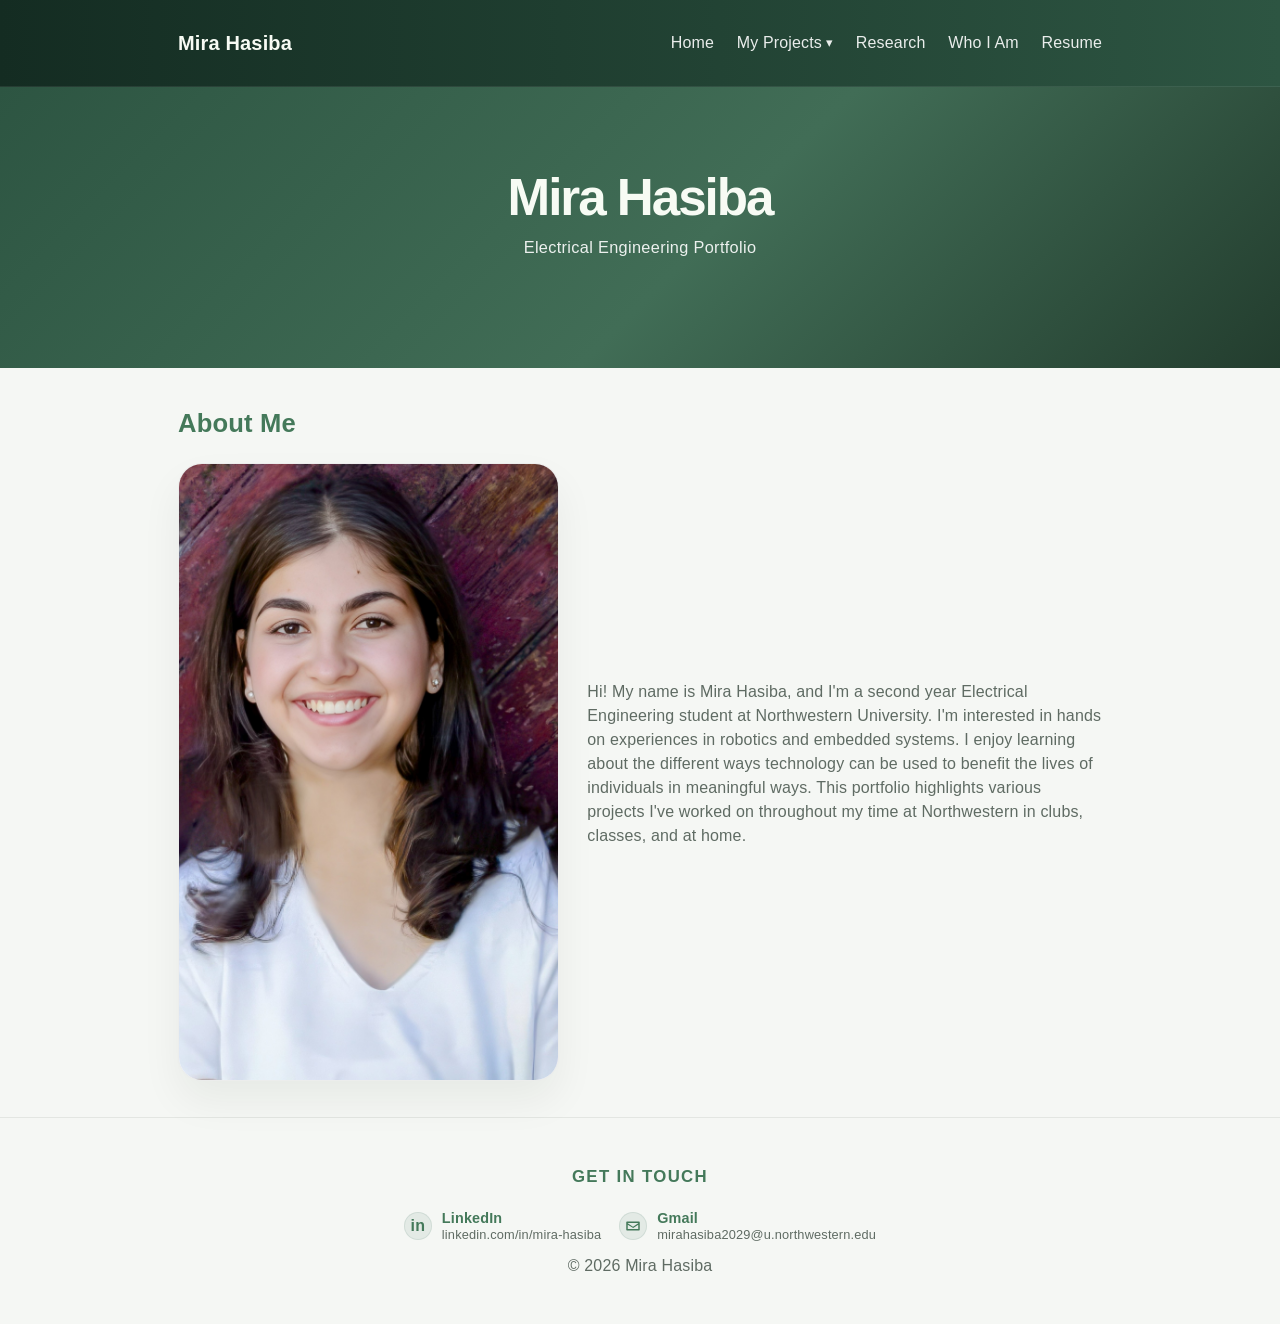
<file: Index.html>
<!doctype html>
<html lang="en">
	<head>
		<meta charset="utf-8" />
		<meta http-equiv="refresh" content="0; url=index.html" />
		<title>Mira Hasiba — Projects</title>
	</head>
	<body>
		<p>Opening <a href="index.html">Mira Hasiba's portfolio</a>...</p>
	</body>
</html>
</file>
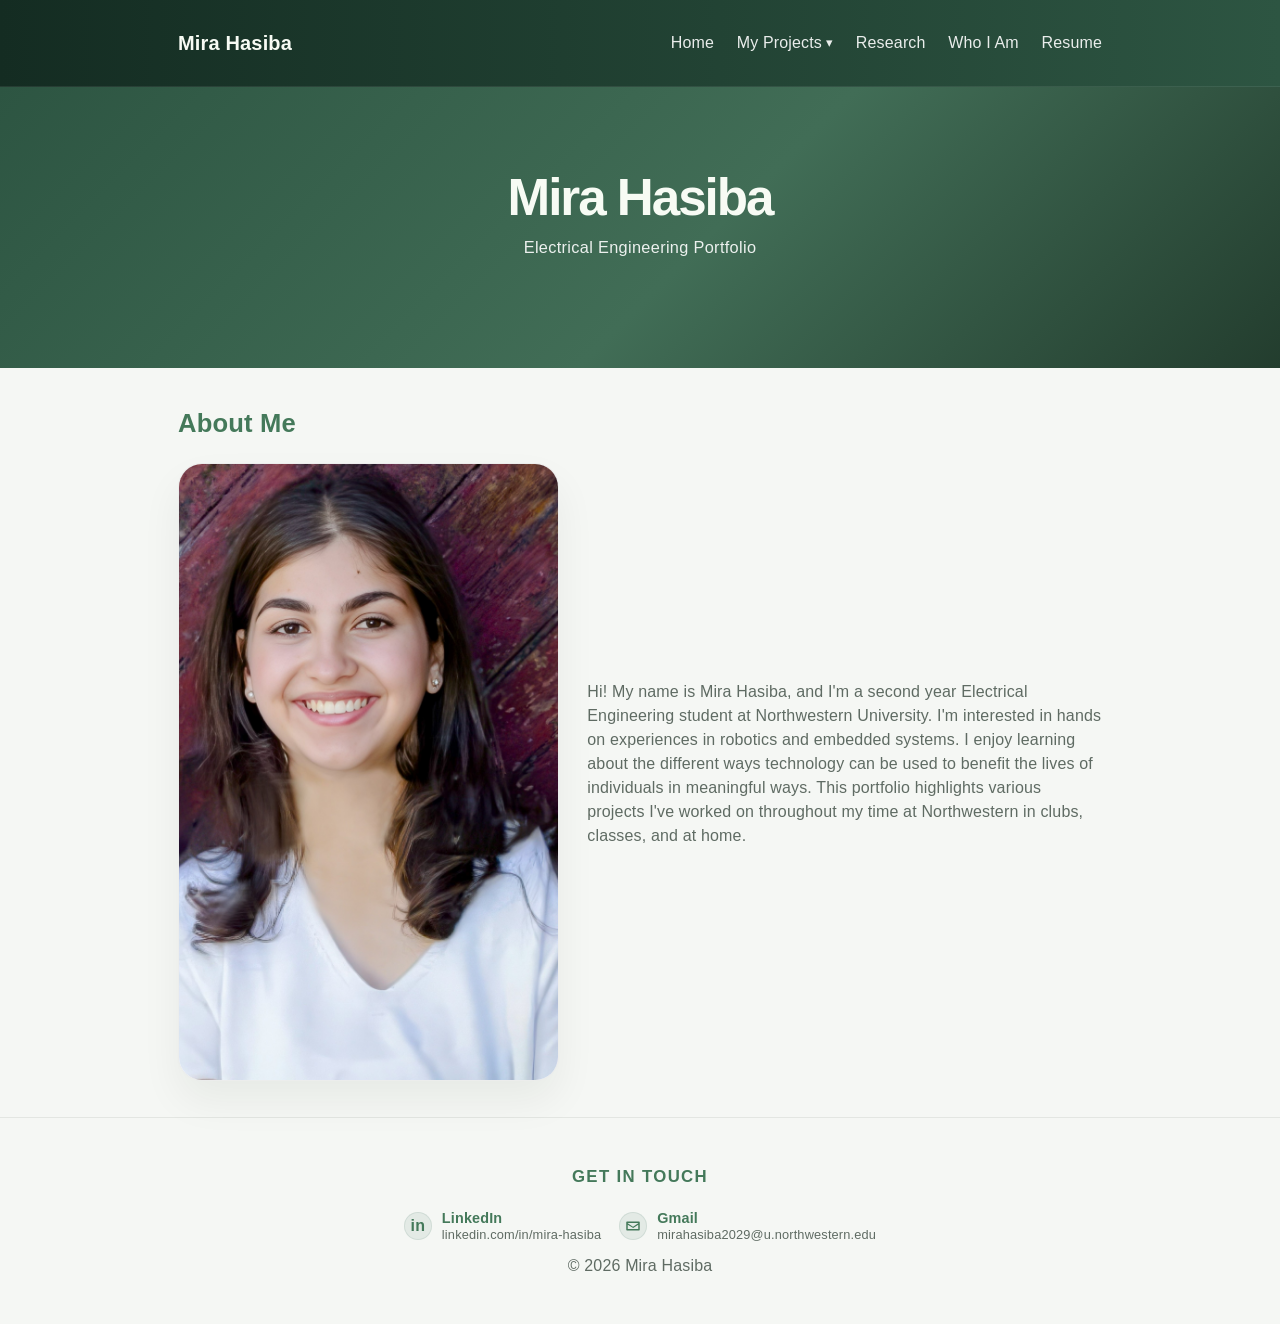
<file: index.html>
<!doctype html>
<html lang="en">
  <head>
    <meta charset="utf-8" />
    <meta name="viewport" content="width=device-width, initial-scale=1" />
    <title>Mira Hasiba — Projects</title>
    <link rel="stylesheet" href="assets/css/styles.css">
  </head>
  <body>
    <header class="site-header">
      <div class="container">
        <h1 class="logo">Mira Hasiba</h1>
        <nav class="nav">
          <a href="index.html">Home</a>
          <div class="nav-dropdown">
            <button type="button" class="dropdown-trigger" aria-haspopup="true" aria-expanded="false" aria-controls="project-menu">
              My Projects
              <span class="dropdown-icon">▾</span>
            </button>
            <div id="project-menu" class="dropdown-menu" role="menu" aria-label="Project selector">
              <a class="dropdown-item" href="engineering.html#project-1" role="menuitem">Baja SAE - DAQ</a>
              <a class="dropdown-item" href="engineering.html#project-2" role="menuitem">StepBuddy</a>
              <a class="dropdown-item" href="engineering.html#project-3" role="menuitem">PillPal</a>
            </div>
          </div>
          <a href="research.html">Research</a>
          <a href="about.html">Who I Am</a>
          <a href="resume.html">Resume</a>
        </nav>
      </div>
    </header>

    <main>
      <section class="hero-band">
        <div id="about" class="container hero">
          <div class="hero-text">
            <h2>Mira Hasiba</h2>
            <p class="lead">Electrical Engineering Portfolio</p>
          </div>
        </div>
      </section>

      <section class="content-band">
        <div id="who-i-am" class="container contact">
          <h2>About Me</h2>
          <div class="about-grid">
            <div class="about-photo">
              <img src="assets/css/mira1.jpeg" alt="Mira Hasiba">
            </div>
            <div class="about-text">
              <p>Hi! My name is Mira Hasiba, and I'm a second year Electrical Engineering student at Northwestern University. I'm interested in hands on experiences in robotics and embedded systems. I enjoy learning about the different ways technology can be used to benefit the lives of individuals in meaningful ways. This portfolio highlights various projects I've worked on throughout my time at Northwestern in clubs, classes, and at home.</p>
            </div>
          </div>
        </div>
      </section>
    </main>

    <footer class="site-footer">
      <div class="container">
        <h3 class="footer-heading">Get in touch</h3>
        <div class="footer-links" aria-label="Contact links">
          <div class="contact-item">
            <a href="https://www.linkedin.com/in/mira-hasiba" target="_blank" rel="noopener noreferrer" class="contact-link" aria-label="Visit Mira on LinkedIn">
              <span class="contact-icon" aria-hidden="true">in</span>
            </a>
            <a href="https://www.linkedin.com/in/mira-hasiba" target="_blank" rel="noopener noreferrer" class="contact-text-link" aria-label="Open Mira's LinkedIn profile">
              <span class="contact-title">LinkedIn</span>
              <span class="contact-detail">linkedin.com/in/mira-hasiba</span>
            </a>
          </div>
          <div class="contact-item">
            <a href="mailto:mirahasiba2029@u.northwestern.edu" class="contact-link" aria-label="Email Mira">
              <svg viewBox="0 0 24 24" aria-hidden="true" class="contact-icon email-icon">
                <path d="M4 6h16a1 1 0 0 1 1 1v10a1 1 0 0 1-1 1H4a1 1 0 0 1-1-1V7a1 1 0 0 1 1-1Zm1 2v.2l7 4.7 7-4.7V8H5Zm14 8V10.3l-6.2 4.1a1 1 0 0 1-1.1 0L5 10.3V16h14Z"/>
              </svg>
            </a>
            <a href="mailto:mirahasiba2029@u.northwestern.edu" class="contact-text-link" aria-label="Send Mira an email">
              <span class="contact-title">Gmail</span>
              <span class="contact-detail">mirahasiba2029@u.northwestern.edu</span>
            </a>
          </div>
        </div>
        <div>© <span id="year"></span> Mira Hasiba</div>
      </div>
    </footer>

    <script>
      const dropdownTrigger = document.querySelector('.dropdown-trigger');
      const dropdownMenu = document.getElementById('project-menu');

      dropdownTrigger.addEventListener('click', () => {
        const isOpen = dropdownMenu.style.display === 'block';
        dropdownMenu.style.display = isOpen ? 'none' : 'block';
        dropdownTrigger.setAttribute('aria-expanded', String(!isOpen));
      });

      document.addEventListener('click', event => {
        if (!event.target.closest('.nav-dropdown')) {
          dropdownMenu.style.display = 'none';
          dropdownTrigger.setAttribute('aria-expanded', 'false');
        }
      });

      document.getElementById('year').textContent = new Date().getFullYear();
    </script>
  </body>
</html>
</file>
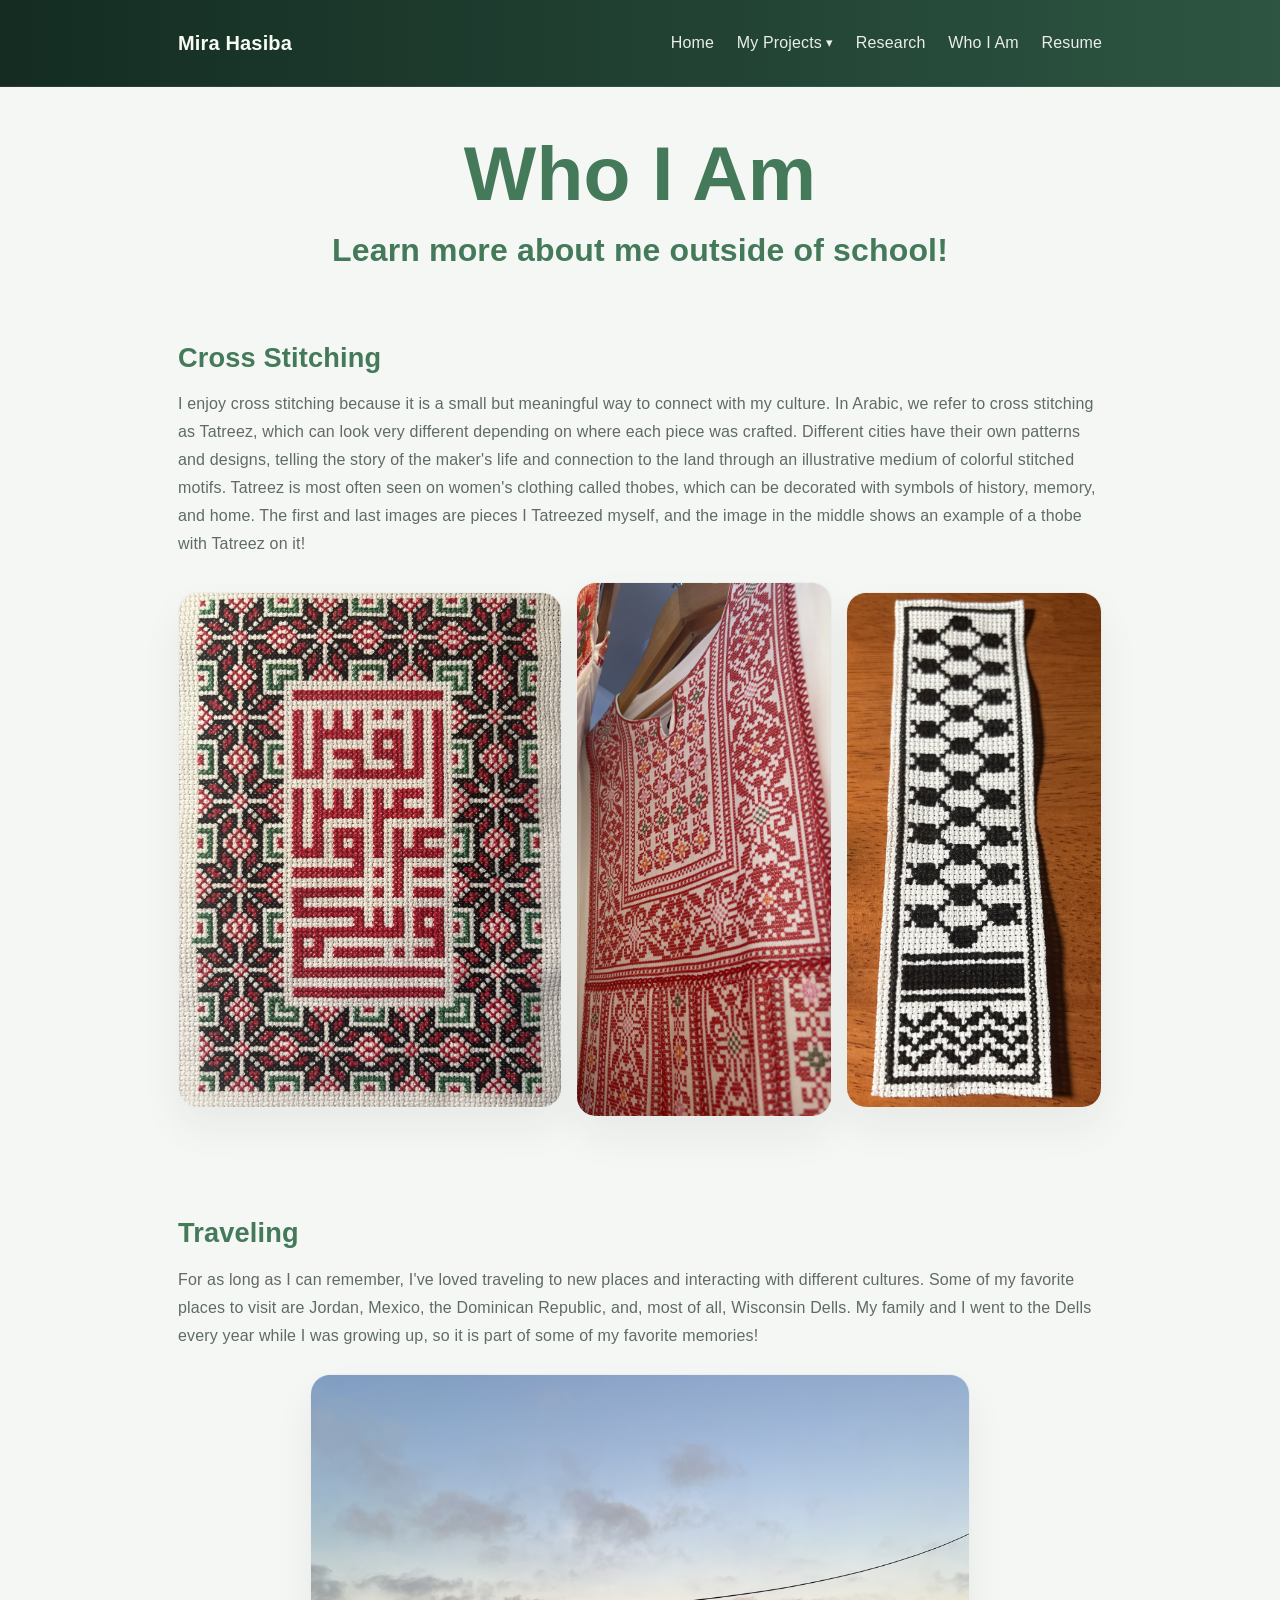
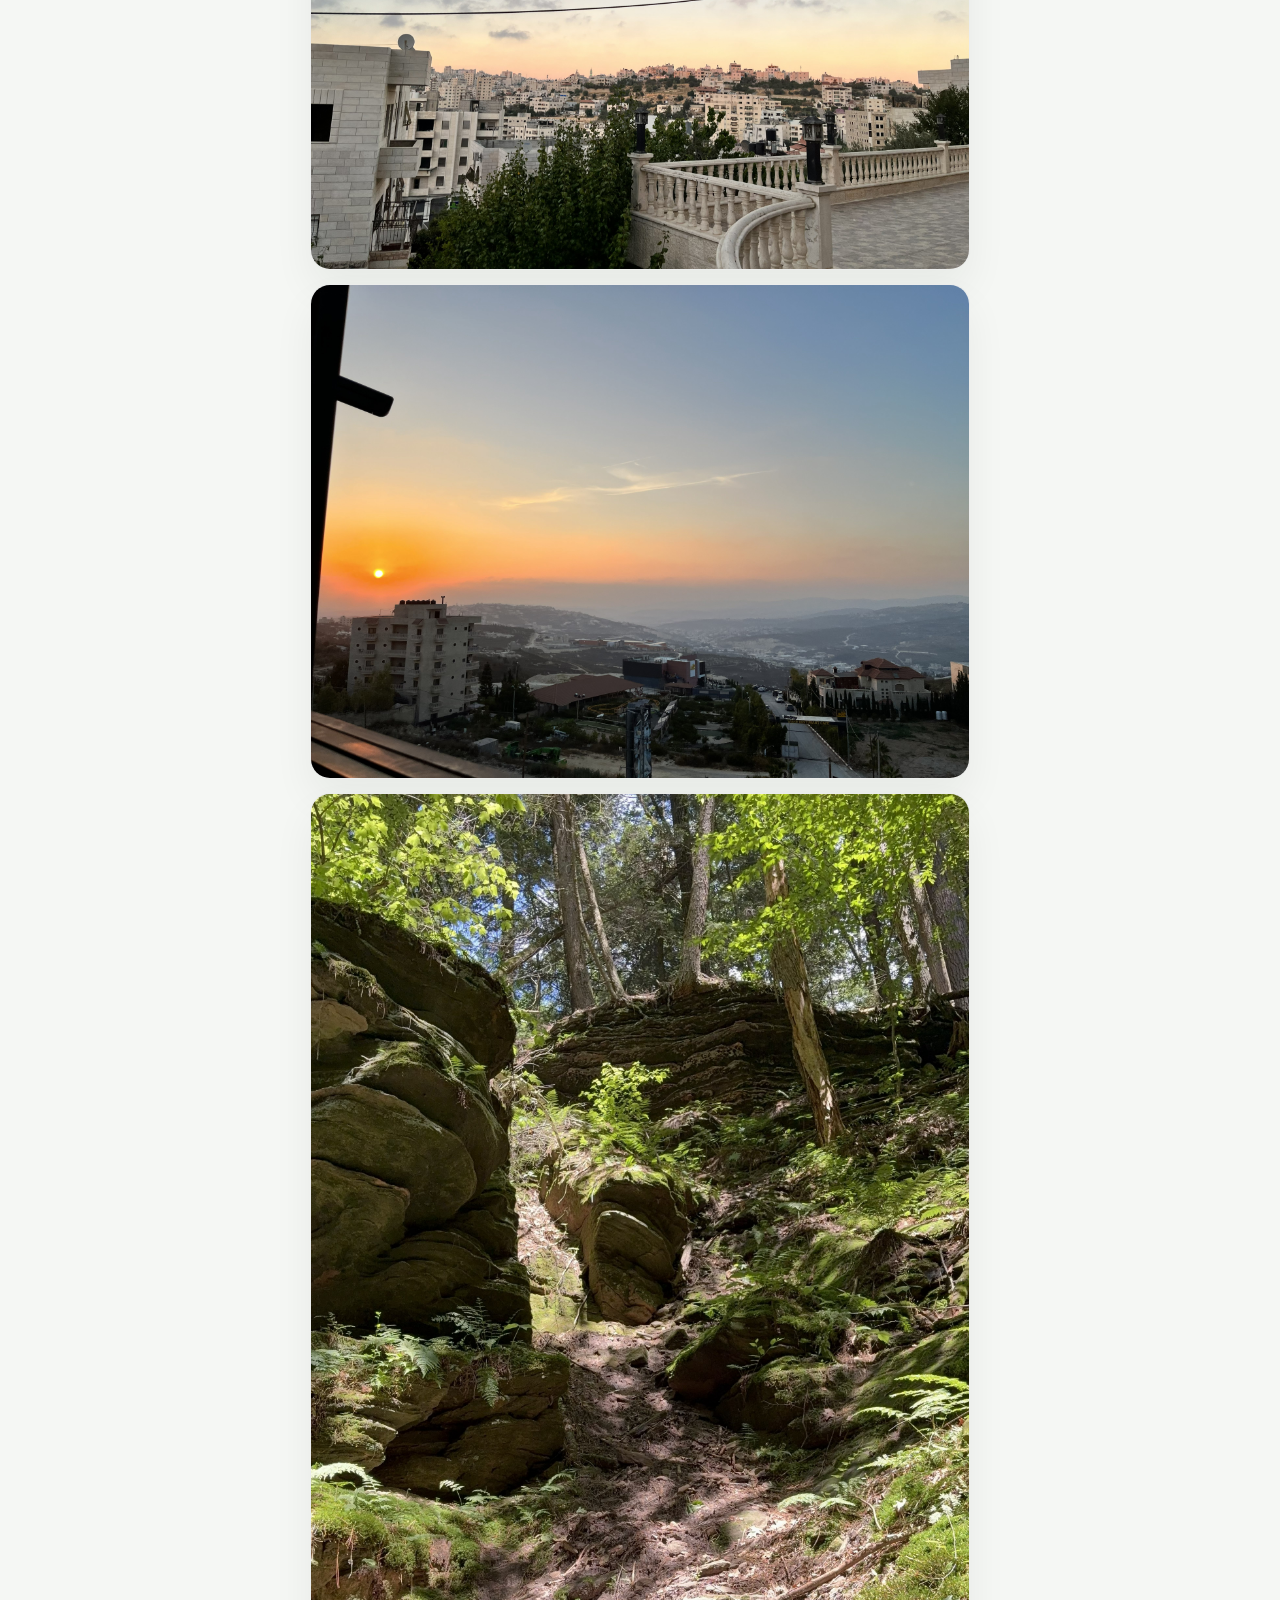
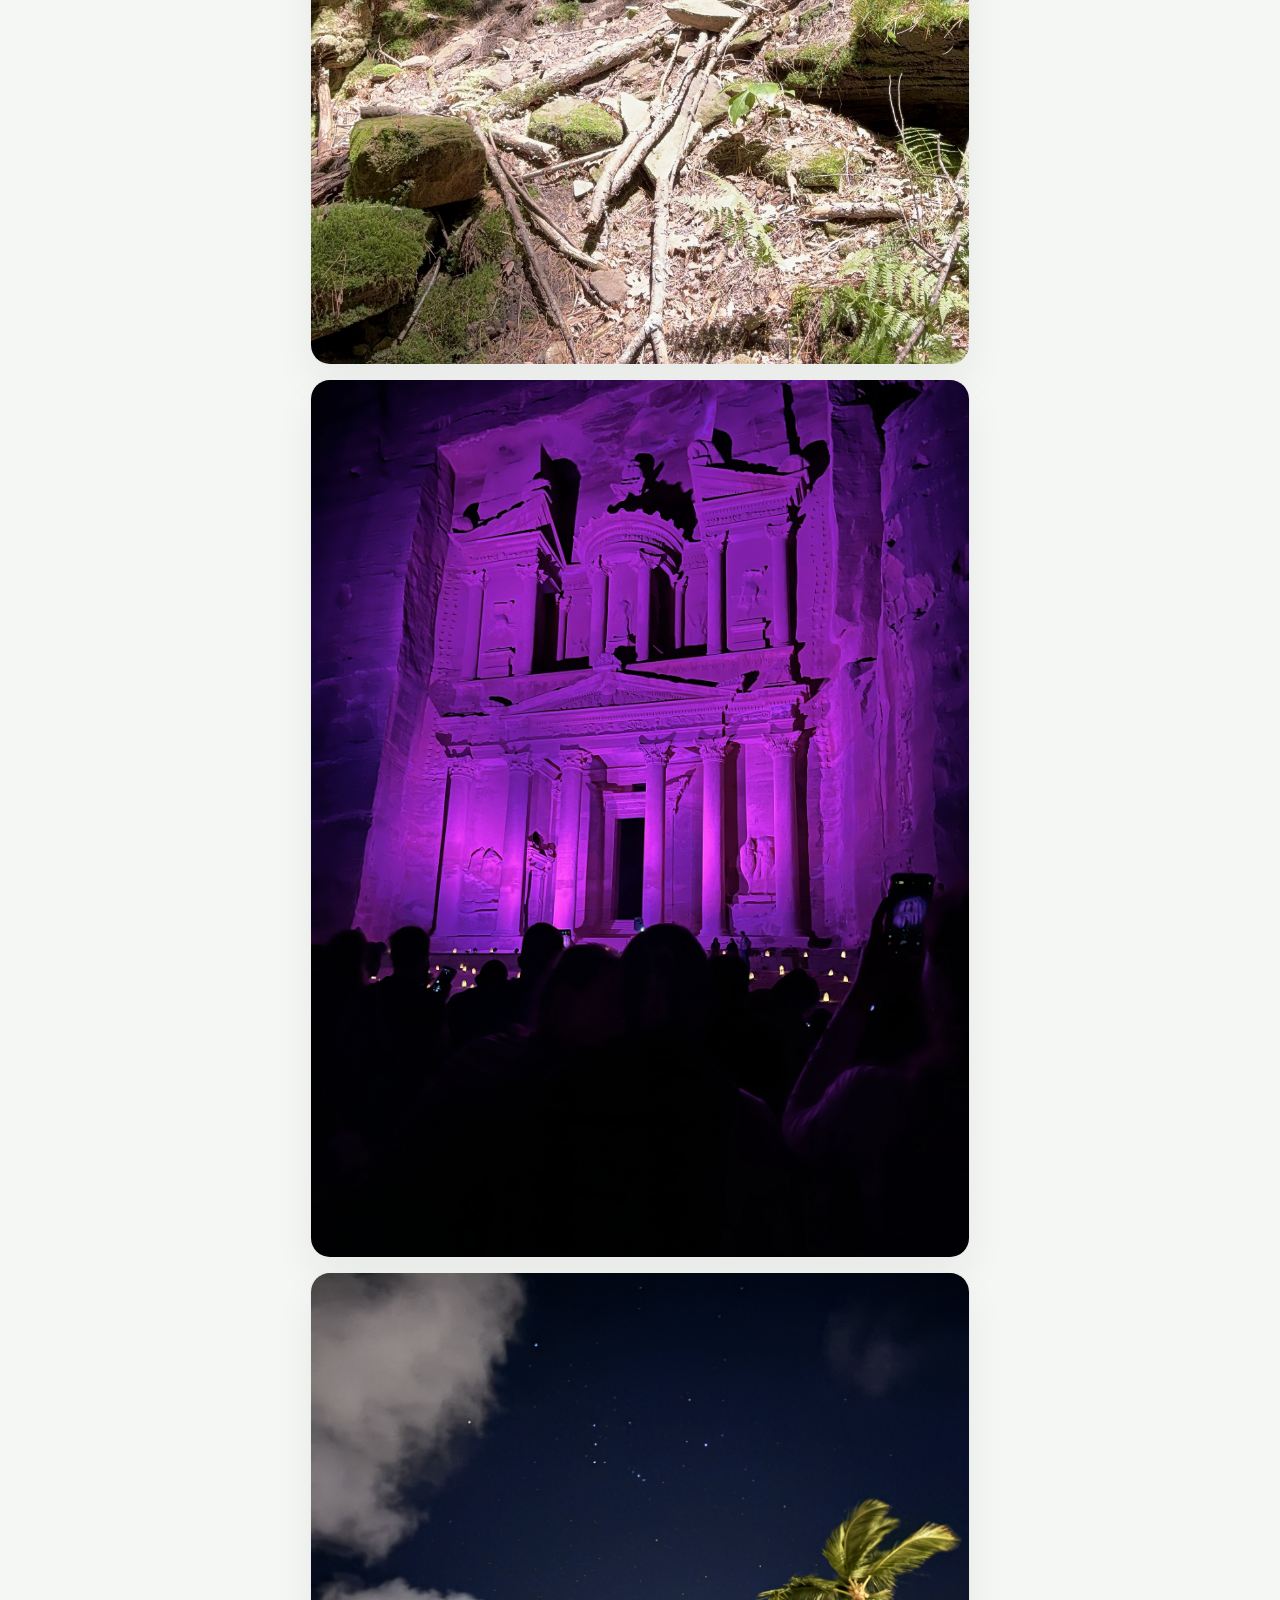
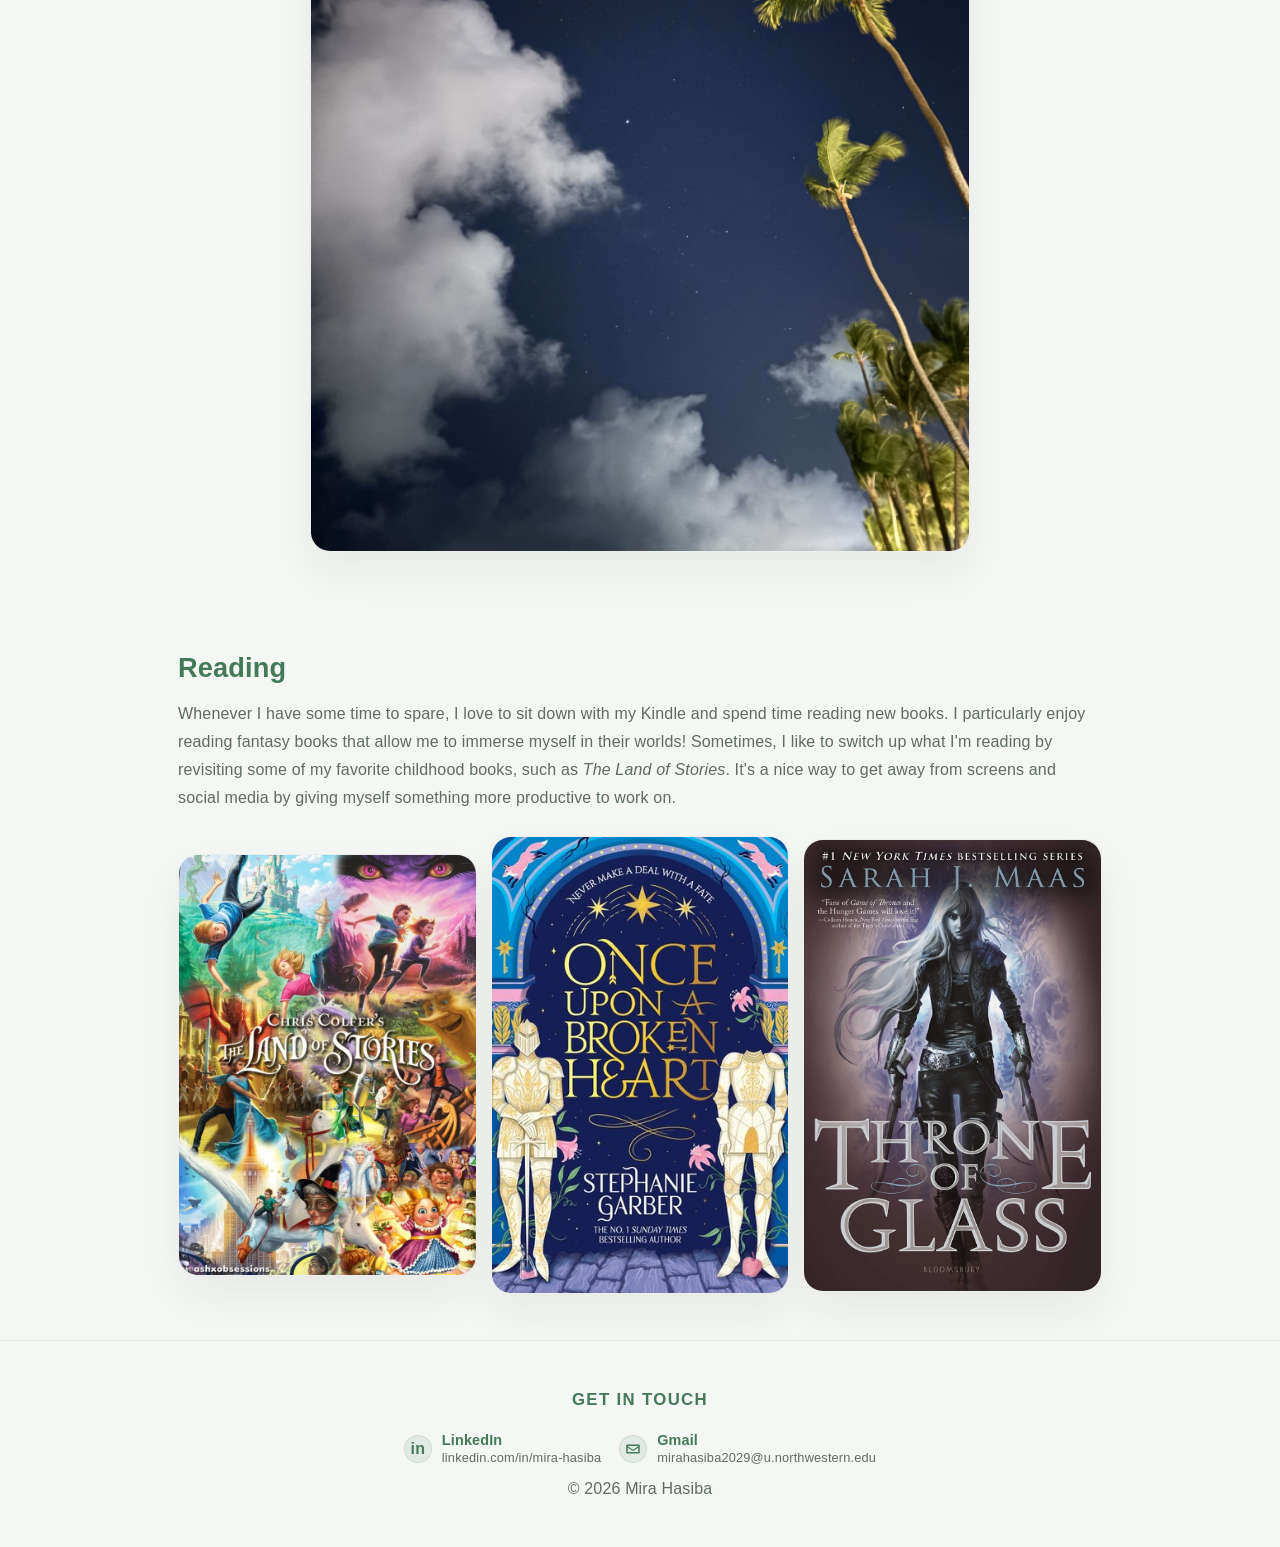
<file: about.html>
<!doctype html>
<html lang="en">
  <head>
    <meta charset="utf-8" />
    <meta name="viewport" content="width=device-width, initial-scale=1" />
    <title>Who I Am — Mira Hasiba</title>
    <link rel="stylesheet" href="assets/css/styles.css">
  </head>
  <body>
    <header class="site-header">
      <div class="container">
        <h1 class="logo">Mira Hasiba</h1>
        <nav class="nav">
          <a href="index.html">Home</a>
          <div class="nav-dropdown">
            <button type="button" class="dropdown-trigger" aria-haspopup="true" aria-expanded="false" aria-controls="project-menu">
              My Projects
              <span class="dropdown-icon">▾</span>
            </button>
            <div id="project-menu" class="dropdown-menu" role="menu" aria-label="Project selector">
              <a class="dropdown-item" href="engineering.html#project-1" role="menuitem">Baja SAE - DAQ</a>
              <a class="dropdown-item" href="engineering.html#project-2" role="menuitem">StepBuddy</a>
              <a class="dropdown-item" href="engineering.html#project-3" role="menuitem">PillPal</a>
            </div>
          </div>
          <a href="research.html">Research</a>
          <a href="about.html">Who I Am</a>
          <a href="resume.html">Resume</a>
        </nav>
      </div>
    </header>

    <main>
      <section class="container">
        <h2 class="about-title">Who I Am</h2>
        <p class="about-intro">Learn more about me outside of school!</p>

        <section class="hobby-row hobby-row--cross-stitching">
          <div class="hobby-copy">
            <h3>Cross Stitching</h3>
            <p>I enjoy cross stitching because it is a small but meaningful way to connect with my culture. In Arabic, we refer to cross stitching as Tatreez, which can look very different depending on where each piece was crafted. Different cities have their own patterns and designs, telling the story of the maker's life and connection to the land through an illustrative medium of colorful stitched motifs. Tatreez is most often seen on women's clothing called thobes, which can be decorated with symbols of history, memory, and home. The first and last images are pieces I Tatreezed myself, and the image in the middle shows an example of a thobe with Tatreez on it!</p>
          </div>
          <div class="hobby-gallery hobby-gallery--three">
            <div class="about-image-card"><img src="assets/css/tatreez.jpeg" alt="Tatreez cross-stitching project"></div>
            <div class="about-image-card"><img src="assets/css/tat.jpeg" alt="Tat cross-stitching project"></div>
            <div class="about-image-card"><img src="assets/css/bookmark.jpeg" alt="Tatreez bookmark project"></div>
          </div>
        </section>

        <section class="hobby-row">
          <div class="hobby-copy">
            <h3>Traveling</h3>
            <p>For as long as I can remember, I've loved traveling to new places and interacting with different cultures. Some of my favorite places to visit are Jordan, Mexico, the Dominican Republic, and, most of all, Wisconsin Dells. My family and I went to the Dells every year while I was growing up, so it is part of some of my favorite memories!</p>
          </div>
          <div class="hobby-gallery hobby-gallery--five">
            <div class="about-image-card"><img src="assets/css/khlil.jpeg" alt="Khlil travel photo"></div>
            <div class="about-image-card"><img src="assets/css/nablus.jpeg" alt="Nablus travel photo"></div>
            <div class="about-image-card"><img src="assets/css/wis.jpeg" alt="Wisconsin Dells travel photo"></div>
            <div class="about-image-card"><img src="assets/css/petra.jpeg" alt="Petra travel photo"></div>
            <div class="about-image-card"><img src="assets/css/sky.jpeg" alt="Sky travel photo"></div>
          </div>
        </section>

        <section class="hobby-row hobby-row--reading">
          <div class="hobby-copy">
            <h3>Reading</h3>
            <p>Whenever I have some time to spare, I love to sit down with my Kindle and spend time reading new books. I particularly enjoy reading fantasy books that allow me to immerse myself in their worlds! Sometimes, I like to switch up what I'm reading by revisiting some of my favorite childhood books, such as <em>The Land of Stories</em>. It's a nice way to get away from screens and social media by giving myself something more productive to work on.</p>
          </div>
          <div class="hobby-gallery hobby-gallery--three">
            <div class="about-image-card"><img src="assets/css/land.jpg" alt="The Land of Stories book"></div>
            <div class="about-image-card"><img src="assets/css/caraval.jpg" alt="Caraval book"></div>
            <div class="about-image-card"><img src="assets/css/throne.jpg" alt="Throne of Glass book"></div>
          </div>
        </section>

      </section>

    </main>

    <footer class="site-footer">
      <div class="container">
        <h3 class="footer-heading">Get in touch</h3>
        <div class="footer-links" aria-label="Contact links">
          <div class="contact-item">
            <a href="https://www.linkedin.com/in/mira-hasiba" target="_blank" rel="noopener noreferrer" class="contact-link" aria-label="Visit Mira on LinkedIn">
              <span class="contact-icon" aria-hidden="true">in</span>
            </a>
            <a href="https://www.linkedin.com/in/mira-hasiba" target="_blank" rel="noopener noreferrer" class="contact-text-link" aria-label="Open Mira's LinkedIn profile">
              <span class="contact-title">LinkedIn</span>
              <span class="contact-detail">linkedin.com/in/mira-hasiba</span>
            </a>
          </div>
          <div class="contact-item">
            <a href="mailto:mirahasiba2029@u.northwestern.edu" class="contact-link" aria-label="Email Mira">
              <svg viewBox="0 0 24 24" aria-hidden="true" class="contact-icon email-icon">
                <path d="M4 6h16a1 1 0 0 1 1 1v10a1 1 0 0 1-1 1H4a1 1 0 0 1-1-1V7a1 1 0 0 1 1-1Zm1 2v.2l7 4.7 7-4.7V8H5Zm14 8V10.3l-6.2 4.1a1 1 0 0 1-1.1 0L5 10.3V16h14Z"/>
              </svg>
            </a>
            <a href="mailto:mirahasiba2029@u.northwestern.edu" class="contact-text-link" aria-label="Send Mira an email">
              <span class="contact-title">Gmail</span>
              <span class="contact-detail">mirahasiba2029@u.northwestern.edu</span>
            </a>
          </div>
        </div>
        <div>© <span id="year"></span> Mira Hasiba</div>
      </div>
    </footer>

    <script>
      const dropdownTrigger = document.querySelector('.dropdown-trigger');
      const dropdownMenu = document.getElementById('project-menu');

      dropdownTrigger.addEventListener('click', () => {
        const isOpen = dropdownMenu.style.display === 'block';
        dropdownMenu.style.display = isOpen ? 'none' : 'block';
        dropdownTrigger.setAttribute('aria-expanded', String(!isOpen));
      });

      document.addEventListener('click', event => {
        if (!event.target.closest('.nav-dropdown')) {
          dropdownMenu.style.display = 'none';
          dropdownTrigger.setAttribute('aria-expanded', 'false');
        }
      });

      document.getElementById('year').textContent = new Date().getFullYear();
    </script>
  </body>
</html>
</file>
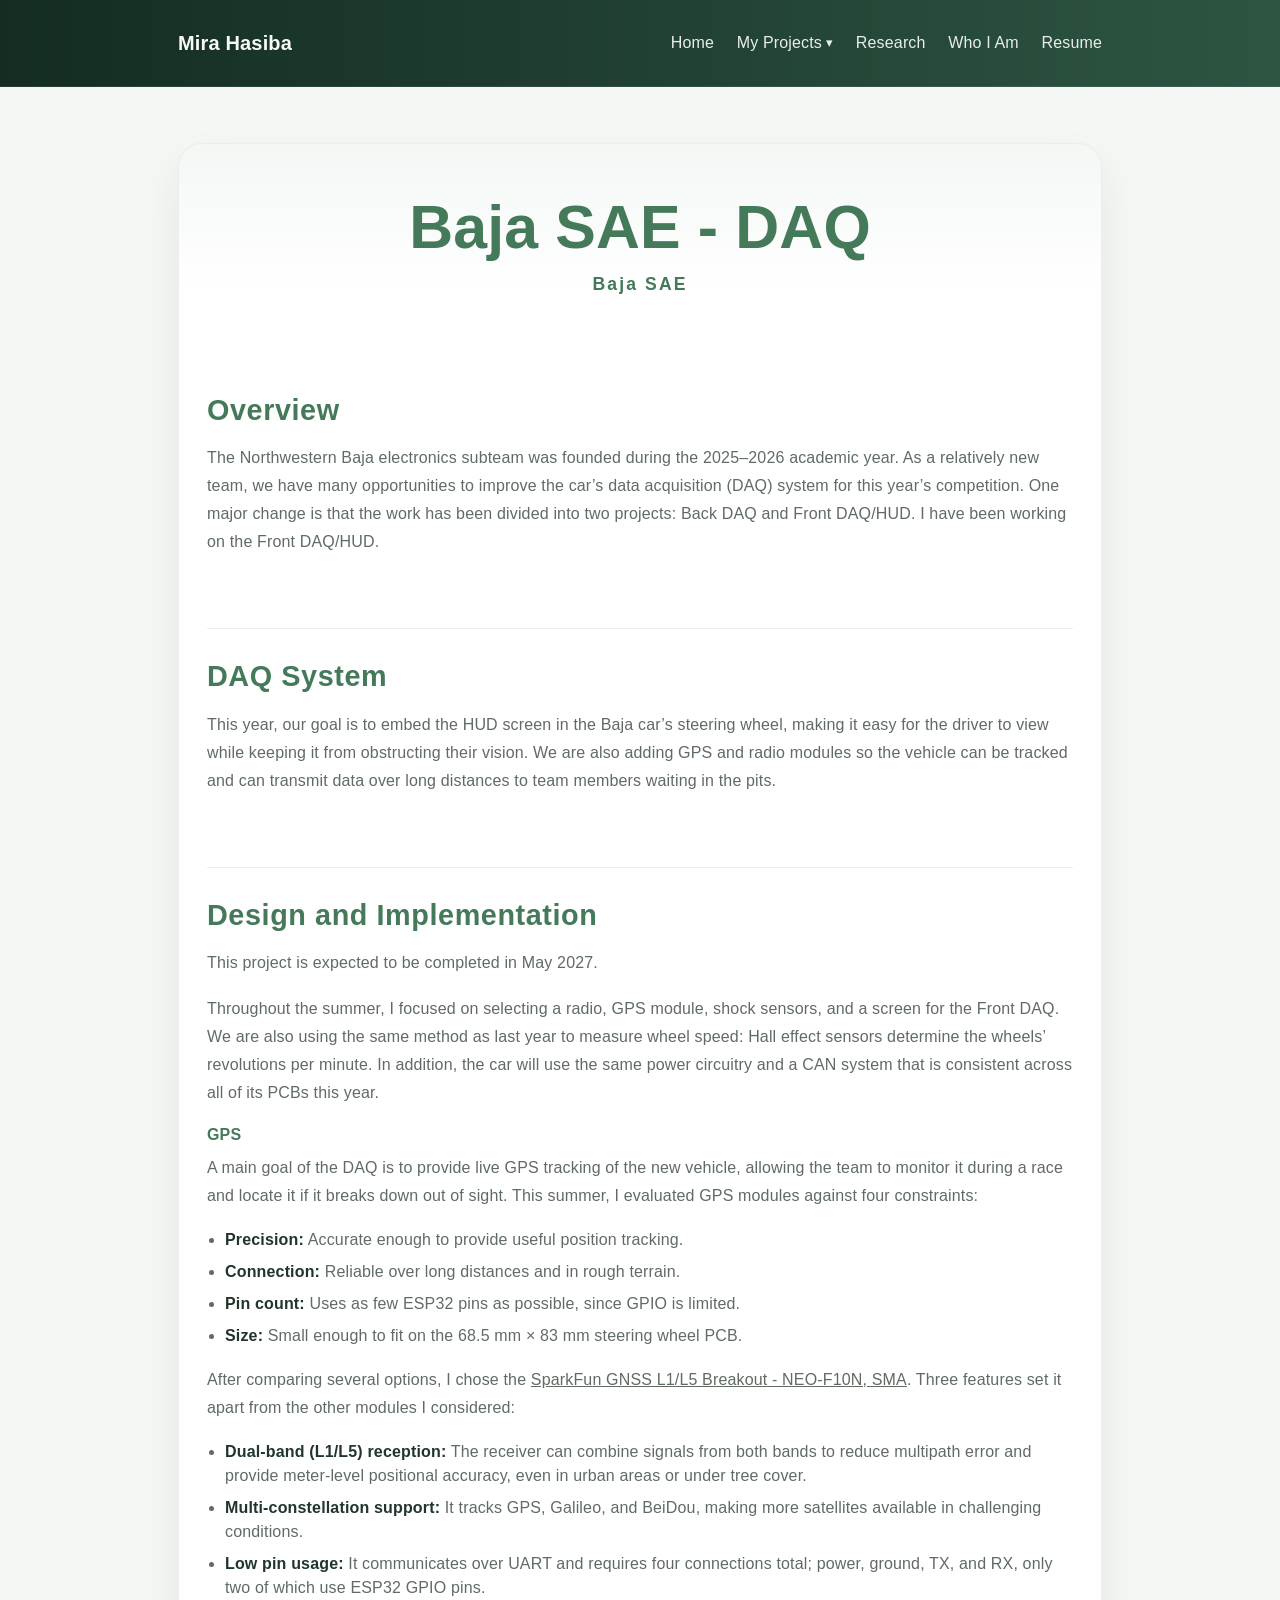
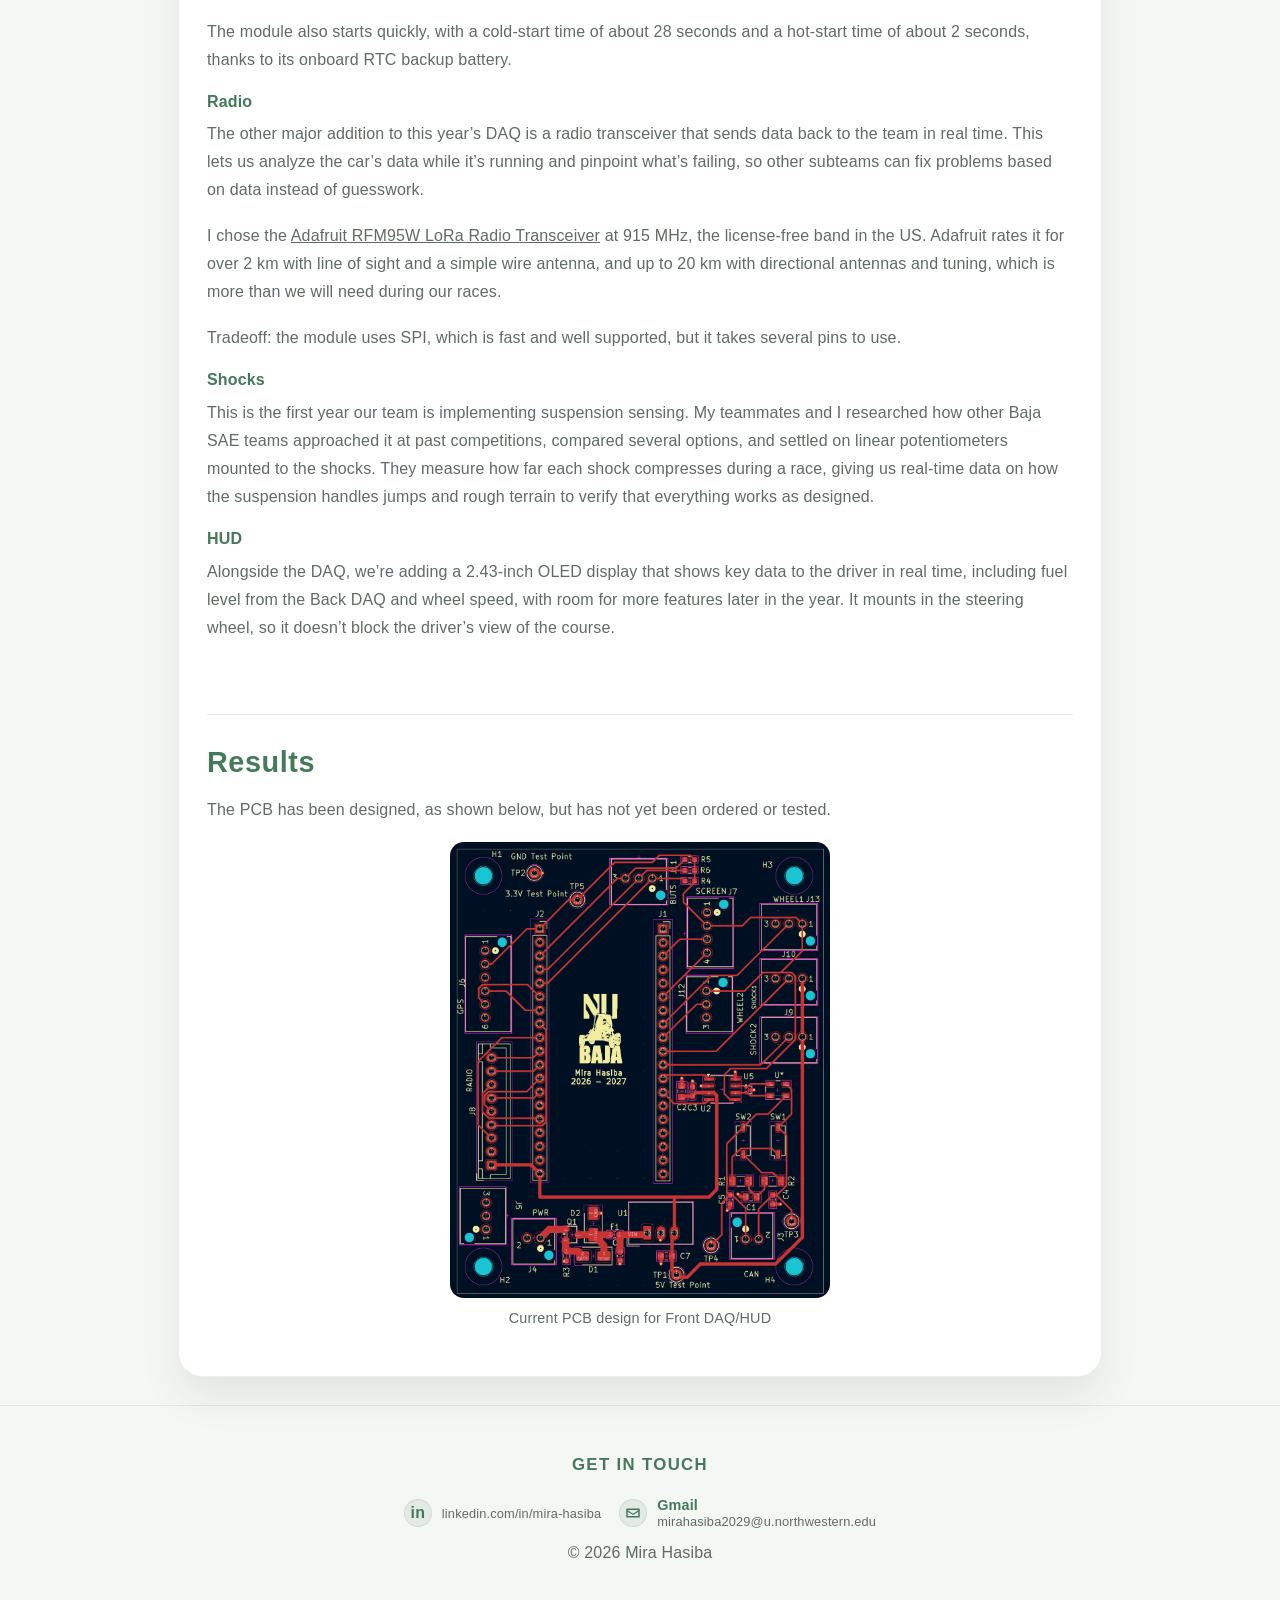
<file: engineering.html>
<!doctype html>
<html lang="en">
  <head>
    <meta charset="utf-8" />
    <meta name="viewport" content="width=device-width, initial-scale=1" />
    <title>Projects — Mira Hasiba</title>
    <link rel="stylesheet" href="assets/css/styles.css">
  </head>
  <body>
    <header class="site-header">
      <div class="container">
        <h1 class="logo">Mira Hasiba</h1>
        <nav class="nav">
          <a href="index.html">Home</a>
          <div class="nav-dropdown">
            <button type="button" class="dropdown-trigger" aria-haspopup="true" aria-expanded="false" aria-controls="project-menu">
              My Projects
              <span class="dropdown-icon">▾</span>
            </button>
            <div id="project-menu" class="dropdown-menu" role="menu" aria-label="Project selector">
              <button type="button" class="dropdown-item active" data-project="project-1">Baja SAE - DAQ</button>
              <button type="button" class="dropdown-item" data-project="project-2">StepBuddy</button>
              <button type="button" class="dropdown-item" data-project="project-3">PillPal</button>
            </div>
          </div>
          <a href="research.html">Research</a>
          <a href="about.html">Who I Am</a>
          <a href="resume.html">Resume</a>
        </nav>
      </div>
    </header>

    <main>
      <section class="container">
        <div class="project-grid">
          <article id="project-1" class="project-card active">
            <div class="stepbuddy-hero">
              <h2 class="research-title">Baja SAE - DAQ</h2>
              <p class="research-subtitle">Baja SAE</p>
            </div>
            <div class="project-content">
              <section class="project-section">
                <h4>Overview</h4>
                <p>The Northwestern Baja electronics subteam was founded during the 2025–2026 academic year. As a relatively new team, we have many opportunities to improve the car’s data acquisition (DAQ) system for this year’s competition. One major change is that the work has been divided into two projects: Back DAQ and Front DAQ/HUD. I have been working on the Front DAQ/HUD.</p>
              </section>
              <section class="project-section">
                <h4>DAQ System</h4>
                <p>This year, our goal is to embed the HUD screen in the Baja car’s steering wheel, making it easy for the driver to view while keeping it from obstructing their vision. We are also adding GPS and radio modules so the vehicle can be tracked and can transmit data over long distances to team members waiting in the pits.</p>
              </section>
              <section class="project-section">
                <h4>Design and Implementation</h4>
                <p>This project is expected to be completed in May 2027.</p>
                <p>Throughout the summer, I focused on selecting a radio, GPS module, shock sensors, and a screen for the Front DAQ. We are also using the same method as last year to measure wheel speed: Hall effect sensors determine the wheels’ revolutions per minute. In addition, the car will use the same power circuitry and a CAN system that is consistent across all of its PCBs this year.</p>
                <div class="project-subsection">
                  <h5>GPS</h5>
                  <p>A main goal of the DAQ is to provide live GPS tracking of the new vehicle, allowing the team to monitor it during a race and locate it if it breaks down out of sight. This summer, I evaluated GPS modules against four constraints:</p>
                  <ul>
                    <li><strong>Precision:</strong> Accurate enough to provide useful position tracking.</li>
                    <li><strong>Connection:</strong> Reliable over long distances and in rough terrain.</li>
                    <li><strong>Pin count:</strong> Uses as few ESP32 pins as possible, since GPIO is limited.</li>
                    <li><strong>Size:</strong> Small enough to fit on the 68.5 mm × 83 mm steering wheel PCB.</li>
                  </ul>
                  <p>After comparing several options, I chose the <a href="https://www.sparkfun.com/sparkfun-gnss-l1-l5-breakout-neo-f10n-sma.html#content-recommended-products" target="_blank" rel="noopener noreferrer">SparkFun GNSS L1/L5 Breakout - NEO-F10N, SMA</a>. Three features set it apart from the other modules I considered:</p>
                  <ul>
                    <li><strong>Dual-band (L1/L5) reception:</strong> The receiver can combine signals from both bands to reduce multipath error and provide meter-level positional accuracy, even in urban areas or under tree cover.</li>
                    <li><strong>Multi-constellation support:</strong> It tracks GPS, Galileo, and BeiDou, making more satellites available in challenging conditions.</li>
                    <li><strong>Low pin usage:</strong> It communicates over UART and requires four connections total; power, ground, TX, and RX, only two of which use ESP32 GPIO pins.</li>
                  </ul>
                  <p>The module also starts quickly, with a cold-start time of about 28 seconds and a hot-start time of about 2 seconds, thanks to its onboard RTC backup battery.</p>
                </div>
                <div class="project-subsection">
                  <h5>Radio</h5>
                  <p>The other major addition to this year’s DAQ is a radio transceiver that sends data back to the team in real time. This lets us analyze the car’s data while it’s running and pinpoint what’s failing, so other subteams can fix problems based on data instead of guesswork.</p>
                  <p>I chose the <a href="https://www.adafruit.com/product/3072" target="_blank" rel="noopener noreferrer">Adafruit RFM95W LoRa Radio Transceiver</a> at 915 MHz, the license-free band in the US. Adafruit rates it for over 2 km with line of sight and a simple wire antenna, and up to 20 km with directional antennas and tuning, which is more than we will need during our races.</p>
                  <p>Tradeoff: the module uses SPI, which is fast and well supported, but it takes several pins to use.</p>
                </div>
                <div class="project-subsection">
                  <h5>Shocks</h5>
                  <p>This is the first year our team is implementing suspension sensing. My teammates and I researched how other Baja SAE teams approached it at past competitions, compared several options, and settled on linear potentiometers mounted to the shocks. They measure how far each shock compresses during a race, giving us real-time data on how the suspension handles jumps and rough terrain to verify that everything works as designed.</p>
                </div>
                <div class="project-subsection">
                  <h5>HUD</h5>
                  <p>Alongside the DAQ, we’re adding a 2.43-inch OLED display that shows key data to the driver in real time, including fuel level from the Back DAQ and wheel speed, with room for more features later in the year. It mounts in the steering wheel, so it doesn’t block the driver’s view of the course.</p>
                </div>
              </section>
              <section class="project-section">
                <h4>Results</h4>
                <p>The PCB has been designed, as shown below, but has not yet been ordered or tested.</p>
                <figure class="research-image-slots research-image-figure baja-pcb-figure">
                  <img src="assets/css/Screenshot 2026-10-19 015704.png" alt="Baja Front DAQ PCB design">
                  <figcaption>Current PCB design for Front DAQ/HUD</figcaption>
                </figure>
              </section>
            </div>
          </article>

          <article id="project-2" class="project-card">
            <div class="stepbuddy-hero">
              <p class="eyebrow">Featured project</p>
              <h3 class="stepbuddy-title">StepBuddy</h3>
              <div class="stepbuddy-image-wrap pillpal-image-wrap">
                <img src="assets/css/stepbuddy.jpeg" alt="StepBuddy prototype">
              </div>
              <p style="text-align: center;"><strong>January 2026–March 2026</strong> | <strong>Niles Township for Special Education</strong> | <strong>Design, Thinking, and Communication</strong></p>
              <p class="stepbuddy-caption" style="text-align: center;">StepBuddy is a modified walking aid designed to help a local student with scoliosis, Down syndrome, and limited walking mobility move around school comfortably and safely.</p>
            </div>
            <div class="project-content">
              <section class="project-section">
                <h4>Overview</h4>
                <p>StepBuddy was created to address the challenge of improving walking stability through a simple, accessible device that blends supportive hardware with user-friendly feedback. The goal was to create a practical solution that feels intuitive while still being technically capable and easy to prototype.</p>
                <div class="project-subsection">
                  <h5>Primary User</h5>
                  <p>The primary user is a 7th-grade middle school student with Down syndrome, limited mobility, hearing, speech, eyesight, cognitive abilities, and significant scoliosis who mainly relies on the use of a wheelchair, with occasional use of a walking aid. To use the walking aid, the user relies heavily on feelings of motivation, as well as something to lean on while using his walking aid. He has previously rejected using a traditional walking aid, but willingly uses his shopping cart in the school environment.</p>
                </div>
                <div class="project-subsection">
                  <h5>Primary Requirements</h5>
                  <ul>
                    <li>Must be Stable and Resist Tipping</li>
                    <li>Must be Maneuverable in School Hallways</li>
                    <li>Supports Natural Posture</li>
                    <li>Allow for Sensory Engagement and Motivation</li>
                    <li>Allow for Storage</li>
                    <li>Must be designed to look like his current shopping cart</li>
                  </ul>
                </div>
                <div class="project-inline-image">
                  <img src="assets/css/Sketch1.jpeg" alt="StepBuddy concept sketch">
                </div>
              </section>

              <section class="project-section">
                <h4>Design Process</h4>
                <p>Taking in the requirements above, my team and I focused on a few major areas as we designed the StepBuddy: the handlebars, an LED matrix to stimulate the user, and various sensory details covering the StepBuddy. The frame of the StepBuddy was purchased and my team and I made the necessary modifications to raise its preexisting handlebars. However, after speaking with our project partner from Niles Township District for Special Education and observing the user, we realized the user may benefit from two additional ways to grip the cart.</p>
                <p>In our design, we crafted two additional sets of handlebars for the users' convenience and comfort. For our first set, we built handlebars that would be parallel to the ground at a height that would help the user keep his arms at a 45-degree angle, which was recommended by his Physical Therapist. The second set consisted of handlebars that are perpendicular to the ground, as another spot the user can grab onto, giving him more of a choice in what he wants to do with the cart day by day.</p>
                <div class="project-inline-image">
                  <img src="assets/css/handle.jpeg" alt="StepBuddy handlebars design and variations">
                </div>
                <p>The user responded well to these handlebars during our observations of the user interacting with our prototype. Another problem we wanted to address was that the user needed some sort of visual stimulation and interactive features in order to feel motivated to use the cart. We decided to implement an LED matrix that introduces a visual element with different colors, patterns, and designs to keep the user engaged while walking. The matrix is positioned at the user's eye level to discourage looking down and encourage the user to keep his head up and maintain better posture while walking. This is especially beneficial for his health in the long run, as the user suffers from scoliosis and experiences difficulty maintaining his head position naturally. We hoped that this visual stimulation would help him improve his posture over time.</p>
                <div class="project-inline-image">
                  <img src="assets/css/Screenshot 2026-08-21 014609.png" alt="StepBuddy LED matrix visual stimulation feature">
                </div>
              </section>

              <section class="project-section">
                <h4>Key Features</h4>
                <ul>
                  <li>3 handlebar types</li>
                  <li>Sensory stimulation on cart</li>
                  <li>LED matrix</li>
                  <li>Storage compartment</li>
                </ul>
                <div class="project-inline-image">
                  <img src="assets/css/step.png" alt="StepBuddy key features">
                </div>
              </section>

              <section class="project-section">
                <h4>Results</h4>
                <p>In March of 2026, my team and I presented the StepBuddy at the Northwestern Engineering Design Expo. We presented to our project partner at Niles Township for Special Education and to other professors, students, and staff who attended the expo. Following this presentation, the StepBuddy was delivered to the user so that it may begin to help the user in their day-to-day life.</p>
              </section>

            </div>
          </article>

          <article id="project-3" class="project-card">
            <div class="stepbuddy-hero">
              <p class="eyebrow">Featured project</p>
              <h3 class="stepbuddy-title">PillPal</h3>
              <div class="stepbuddy-image-wrap">
                <img class="pillpal-cover-image" src="assets/css/PillPal.jpeg" alt="PillPal prototype">
              </div>
              <p style="text-align: center;"><strong>April 2026–June 2026</strong> | <strong>Design, Thinking, and Communication</strong></p>
              <p class="stepbuddy-caption" style="text-align: center;">PillPal is a medication reminder and tracking device designed to help users manage daily prescriptions with confidence, clarity, and ease.</p>
            </div>
            <div class="project-content">
              <section class="project-section">
                <h4>Overview</h4>
                <p>Many individuals struggle with medication adherence due to forgetfulness, inconsistent routines, or complex organization. Traditional organizers lack active reminders, secure access, support for injectable medications, and caregiver-friendly features. The objective of this project was to design and prototype PillPal. A lightweight, portable, and easy-to-refill smart pillbox that improves medication organization, accessibility, and adherence.</p>
                <div class="project-subsection">
                  <h5>Primary User</h5>
                  <p>The users of our design will be anyone who has a large number of medications they take daily, users with medical conditions that may result in memory loss, and anyone in general who needs a way to organize their pills and other medications that may be topical, injections, or any other forms of medications in one place.</p>
                </div>
                <div class="project-subsection">
                  <h5>Primary Requirements</h5>
                  <p>As we conducted our research through various questionnaires and interviews, we decided to design a new type of medication housing system that will not only house pills but also syringes and other types of medication the users may need.</p>
                  <ul>
                    <li><strong>Solvability:</strong> In comparison to other projects we considered pursuing, we believed that this project would give us the experiences we hoped to grow in while being solvable within the time frame of this course.</li>
                    <li><strong>Lack of Cost-Effective Existing Solutions:</strong> Through our market research, a majority of the solutions we found to address this problem were expensive, lacked certain key features, or had certain flaws that affected how certain users were able to interact with the product.</li>
                    <li><strong>Locking Mechanism for Medications:</strong> The primary goal of this pill box is to have a system that will lock the user's medications until it's the designated time/day that it must be taken. This locking mechanism will be applied to all compartments added to the pill box.</li>
                    <li><strong>Storage for Other Forms of Medications:</strong> Through our research, we found that a majority of pill boxes don't take into account medications that need to be administered topically or through syringes or that need to be refrigerated. As a result, one of our requirements for this project is to add a compartment that can house some of these medications.</li>
                    <li><strong>OLED Screen to Display Medications:</strong> To help users keep track of their medications, our goal is to add a screen that displays a list of medications the user must take on a given day. This list will take into account both pills and other forms of medication that may need to be stored in other places.</li>
                  </ul>
                </div>
                <div class="project-inline-image sketch-image-wrap">
                  <img src="assets/css/Sketch.jpeg" alt="PillPal concept sketch">
                </div>
              </section>

              <section class="project-section">
                <h4>Design Process</h4>
                <p>Northwestern University's Design, Thinking, and Communication (DTC) course tasked our team of first-year engineering students with identifying and resolving a specific user need that is currently overlooked or has an inadequate existing solution. To isolate this issue, our methodology integrated collaborative brainstorming, structured questionnaires, and direct observation of inefficiencies in daily life. Through these research methods, we noticed that a significant portion of the individuals who responded mentioned struggling with medication adherence due to forgetfulness.</p>
                <p>PillPal is an automated pill dispenser divided into three compartments: one for medication, another for syringes and miscellaneous items, and the last for electronics that help the device perform all of its functions. Together, the compartments allow the box to lock, unlock, and display the medications users need to take at different times of day. This helps people managing multiple medications remember what they need to take, eliminating the frustration of missed doses and the potentially harmful effects of overdosing or underdosing.</p>
                <div class="project-inline-image cad-image-wrap">
                  <img src="assets/css/CAD.jpeg" alt="PillPal CAD design">
                </div>
                <p>I worked on designing the electrical system for PillPal, which consisted of one worm motor, one servo motor, four buttons, and one OLED screen. The worm motor rotates both the pill and syringe compartments of the box simultaneously, as this was found to be more efficient than rotating only the pill compartment. The worm motor is programmed to rotate 51 degrees once a day at 8:00 a.m. to unlock the next day's supply of pills. The servo motor locks the syringe compartment and unlocks it three times a day until the user presses a button indicating that they have finished; the servo then returns to its original position to lock the compartment again. One of the defining features of our automated pillbox is the OLED screen embedded in the lid. The screen reminds users which medications they need to take each day and is programmed to display the time, date, and a task list of daily medications. Users can use the built-in buttons to scroll through the list and mark off the medications they have taken throughout the day.</p>
                <div class="project-inline-image pillpal-components-gallery">
                  <figure>
                    <img src="assets/css/MCU.jpeg" alt="PillPal microcontroller">
                  </figure>
                  <figure>
                    <img src="assets/css/buttons.jpeg" alt="PillPal buttons">
                  </figure>
                  <figure>
                    <img src="assets/css/servo.jpeg" alt="PillPal servo motor">
                  </figure>
                  <figure>
                    <img src="assets/css/Motor.jpeg" alt="PillPal motor">
                  </figure>
                </div>
                <h5 class="electronics-schematics-heading">Schematics for Electronics System</h5>
              </section>

              <section class="project-section">
                <h4>Key Features</h4>
                <ul>
                  <li><strong>Rotating Housing System:</strong> Features a three-compartment internal housing system divided into morning, afternoon, and evening sections.</li>
                  <li><strong>Structural Stability:</strong> The internal housing rotates beneath a fixed upper structure, minimizing wiring complications and increasing stability.</li>
                  <li><strong>Electronic Reminders:</strong> Integrates a programmable microcontroller and display interface to actively notify users when it is time to take their medication.</li>
                  <li><strong>Various Storage Compartments:</strong> The first layer of PillPal houses the user's pills, allowing them to store as many as they need within compartments of different sizes. This makes the device more accessible to users with a large number of medications. The second layer has two compartments: the first locks to store medications the user intends to use daily, such as syringes and topical medications. The other compartment does not lock, allowing users to store lifesaving medications or medications they need frequently without worrying about them being locked away. This design houses all forms of medication in one place.</li>
                </ul>
                <div class="project-inline-image">
                  <img src="assets/css/key.jpeg" alt="PillPal key features">
                </div>
              </section>

              <section class="project-section">
                <h4>Results</h4>
                <p>We had the opportunity to present our work to our classmates and a panel of professors who provided feedback on our design. Although the prototype was developed under practical constraints, including budget, time, manufacturing limitations, and available resources, it demonstrates a meaningful step toward improving medication organization and independence. Overall, PillPal demonstrates how user-centered design and engineering decisions can create a more inclusive and practical approach to medication management.</p>
              </section>
            </div>
          </article>

        </div>
      </section>

    </main>

    <footer class="site-footer">
      <div class="container">
        <h3 class="footer-heading">Get in touch</h3>
        <div class="footer-links" aria-label="Contact links">
          <div class="contact-item">
            <a href="https://www.linkedin.com/in/mira-hasiba" target="_blank" rel="noopener noreferrer" class="contact-link" aria-label="Visit Mira on LinkedIn">
              <span class="contact-icon" aria-hidden="true">in</span>
            </a>
            <a href="https://www.linkedin.com/in/mira-hasiba" target="_blank" rel="noopener noreferrer" class="contact-text-link" aria-label="Open Mira's LinkedIn profile">
              <span class="contact-detail">linkedin.com/in/mira-hasiba</span>
            </a>
          </div>
          <div class="contact-item">
            <a href="mailto:mirahasiba2029@u.northwestern.edu" class="contact-link" aria-label="Email Mira">
              <svg viewBox="0 0 24 24" aria-hidden="true" class="contact-icon email-icon">
                <path d="M4 6h16a1 1 0 0 1 1 1v10a1 1 0 0 1-1 1H4a1 1 0 0 1-1-1V7a1 1 0 0 1 1-1Zm1 2v.2l7 4.7 7-4.7V8H5Zm14 8V10.3l-6.2 4.1a1 1 0 0 1-1.1 0L5 10.3V16h14Z"/>
              </svg>
            </a>
            <a href="mailto:mirahasiba2029@u.northwestern.edu" class="contact-text-link" aria-label="Send Mira an email">
              <span class="contact-title">Gmail</span>
              <span class="contact-detail">mirahasiba2029@u.northwestern.edu</span>
            </a>
          </div>
        </div>
        <div>© <span id="year"></span> Mira Hasiba</div>
      </div>
    </footer>

    <script>
      document.getElementById('year').textContent = new Date().getFullYear();

      const dropdownTrigger = document.querySelector('.dropdown-trigger');
      const dropdownMenu = document.getElementById('project-menu');
      const dropdownItems = dropdownMenu.querySelectorAll('.dropdown-item');
      const projectCards = document.querySelectorAll('.project-card');

      const setActiveProject = projectId => {
        projectCards.forEach(card => {
          card.classList.toggle('active', card.id === projectId);
        });
        dropdownItems.forEach(item => {
          item.classList.toggle('active', item.dataset.project === projectId);
        });
        dropdownTrigger.setAttribute('aria-expanded', 'false');
        dropdownMenu.style.display = 'none';
      };

      const initialProject = window.location.hash.slice(1);
      if (document.getElementById(initialProject)?.classList.contains('project-card')) {
        setActiveProject(initialProject);
      }

      dropdownTrigger.addEventListener('click', () => {
        const isOpen = dropdownMenu.style.display === 'block';
        dropdownMenu.style.display = isOpen ? 'none' : 'block';
        dropdownTrigger.setAttribute('aria-expanded', String(!isOpen));
      });

      dropdownItems.forEach(item => {
        item.addEventListener('click', () => setActiveProject(item.dataset.project));
      });

      window.addEventListener('hashchange', () => {
        const projectId = window.location.hash.slice(1);
        if (document.getElementById(projectId)?.classList.contains('project-card')) {
          setActiveProject(projectId);
        }
      });

      document.addEventListener('click', event => {
        if (!event.target.closest('.nav-dropdown')) {
          dropdownMenu.style.display = 'none';
          dropdownTrigger.setAttribute('aria-expanded', 'false');
        }
      });

      dropdownTrigger.addEventListener('keydown', event => {
        if (event.key === 'Enter' || event.key === ' ') {
          event.preventDefault();
          dropdownTrigger.click();
        }
      });
    </script>
  </body>
</html>
</file>
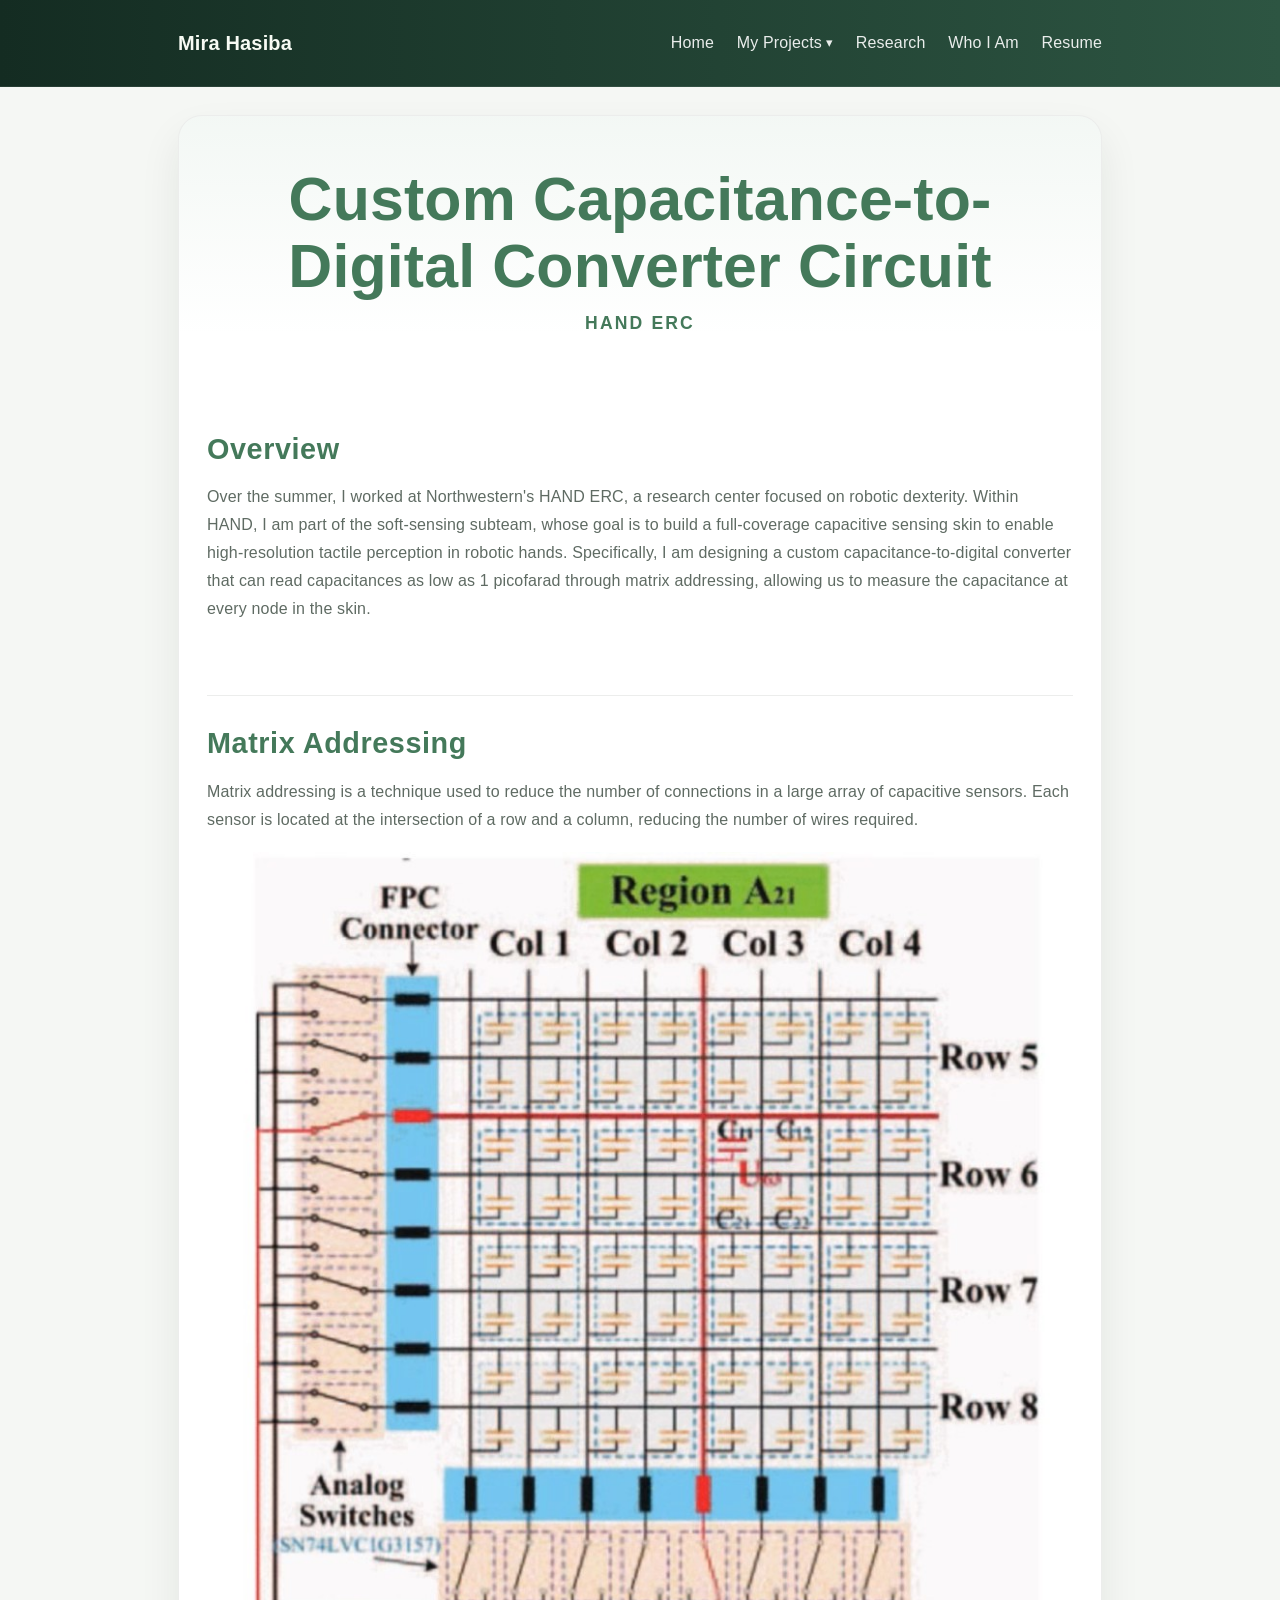
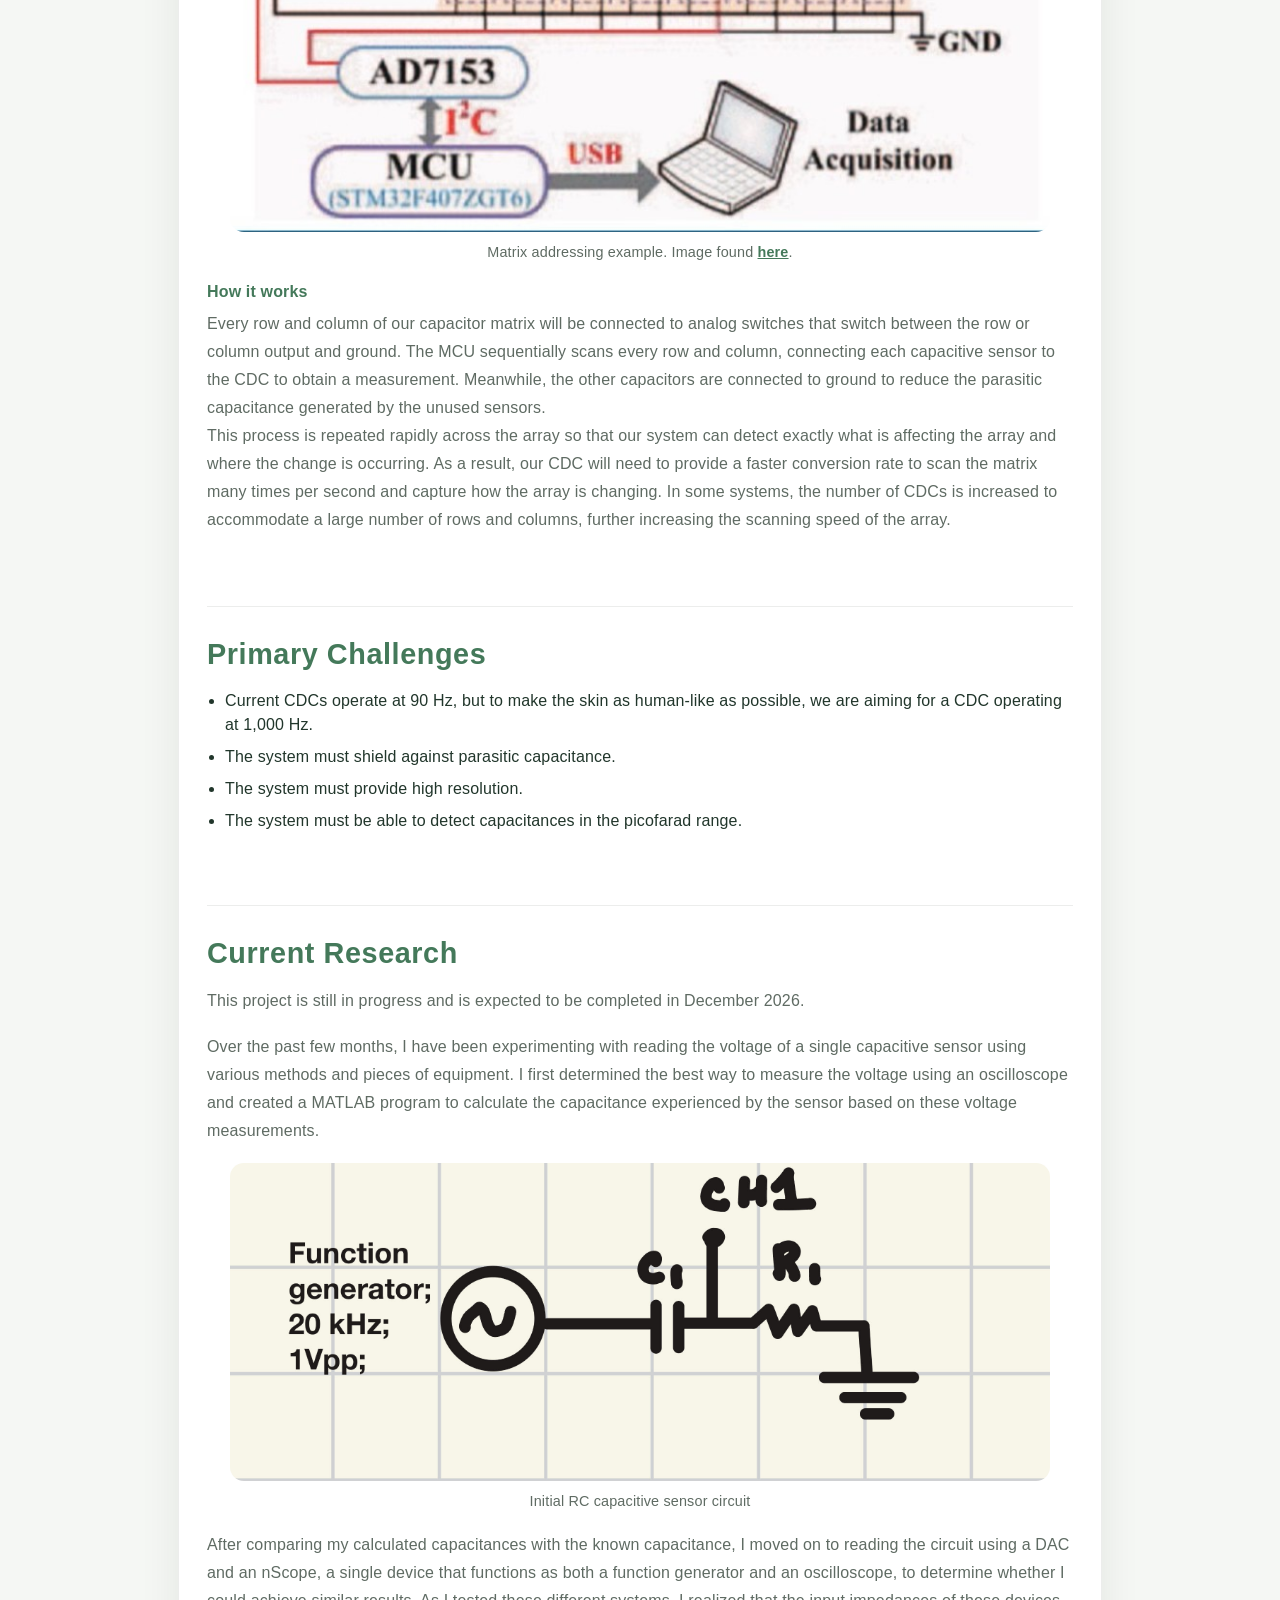
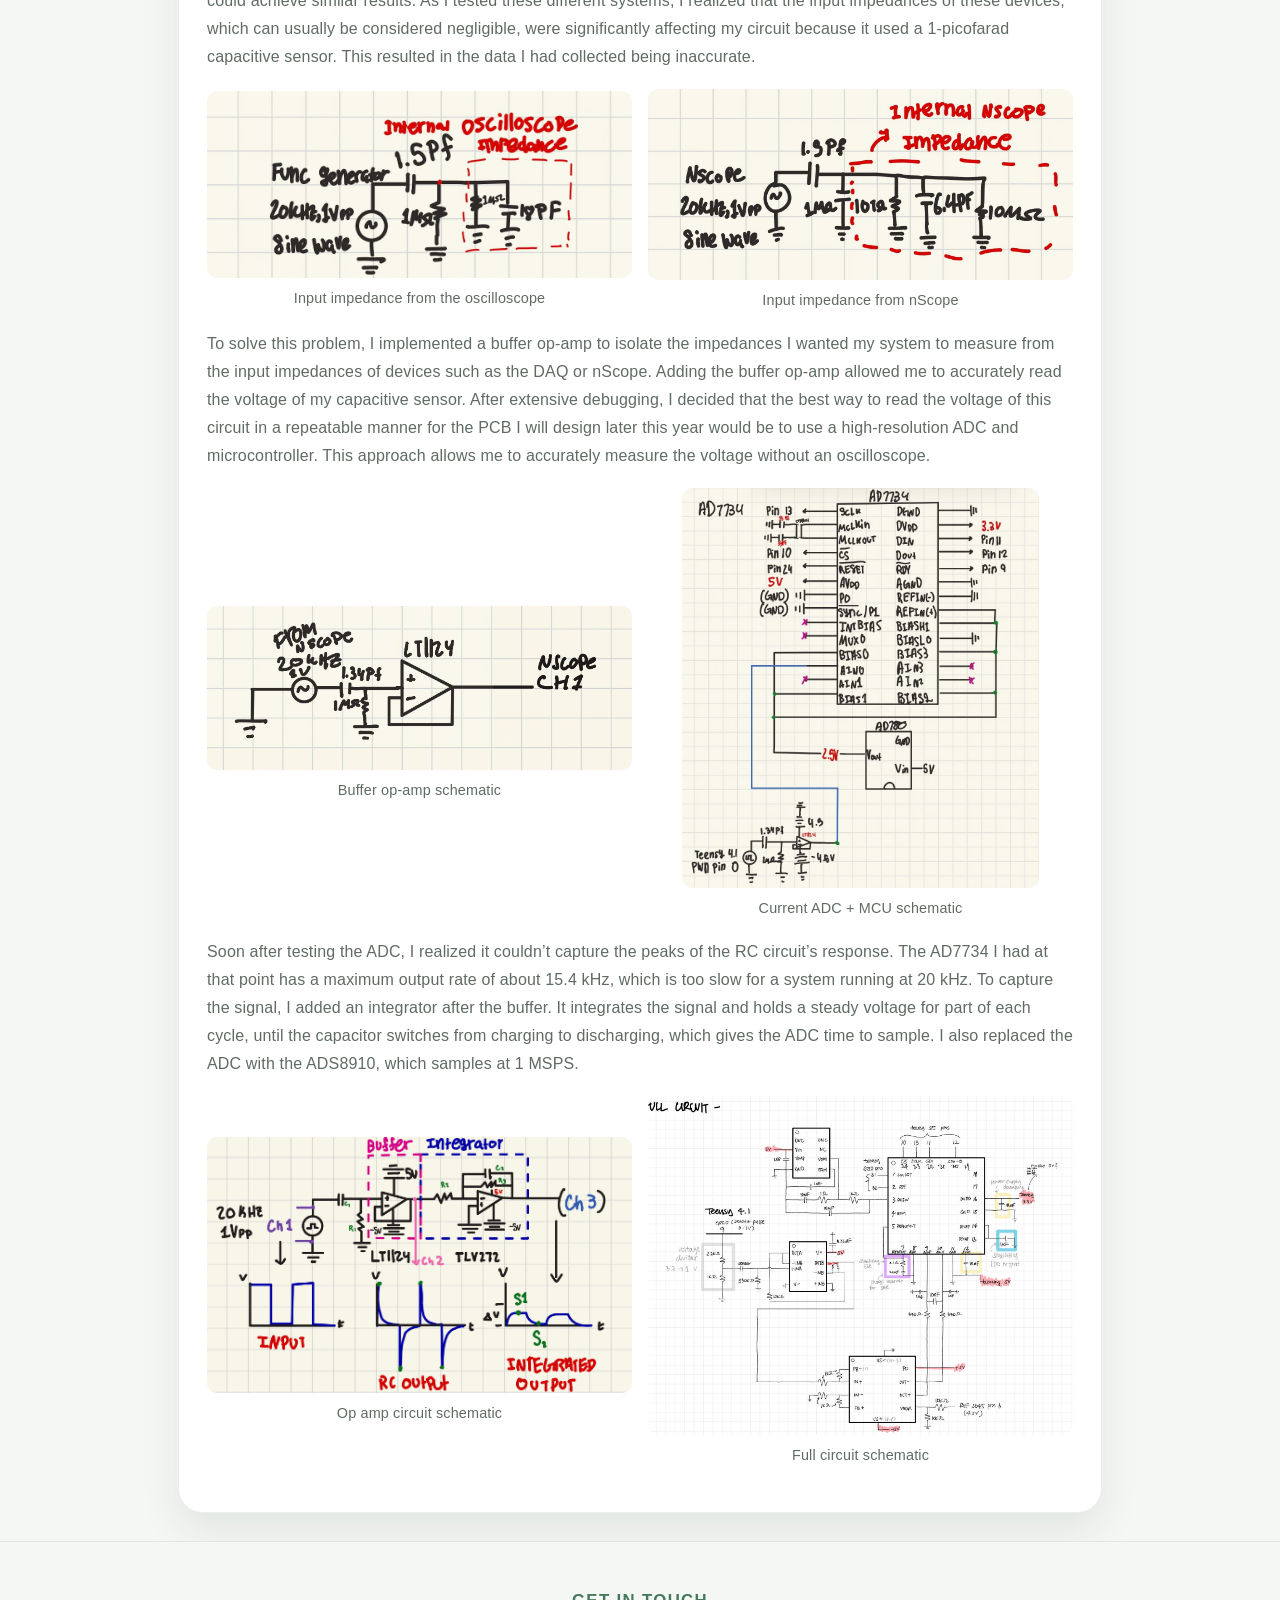
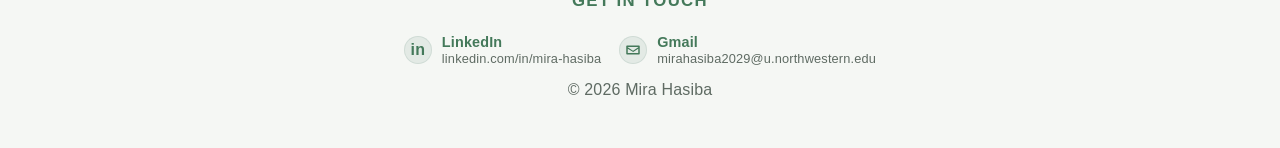
<file: research.html>
<!doctype html>
<html lang="en">
  <head>
    <meta charset="utf-8" />
    <meta name="viewport" content="width=device-width, initial-scale=1" />
    <title>Custom Capacitance-to-Digital Converter Circuit</title>
    <link rel="stylesheet" href="assets/css/styles.css">
  </head>
  <body>
    <header class="site-header">
      <div class="container">
        <h1 class="logo">Mira Hasiba</h1>
        <nav class="nav">
          <a href="index.html">Home</a>
          <div class="nav-dropdown">
            <button type="button" class="dropdown-trigger" aria-haspopup="true" aria-expanded="false" aria-controls="project-menu">
              My Projects
              <span class="dropdown-icon">▾</span>
            </button>
            <div id="project-menu" class="dropdown-menu" role="menu" aria-label="Project selector">
              <a class="dropdown-item" href="engineering.html#project-1" role="menuitem">Baja SAE - DAQ</a>
              <a class="dropdown-item" href="engineering.html#project-2" role="menuitem">StepBuddy</a>
              <a class="dropdown-item" href="engineering.html#project-3" role="menuitem">PillPal</a>
            </div>
          </div>
          <a href="research.html" aria-current="page">Research</a>
          <a href="about.html">Who I Am</a>
          <a href="resume.html">Resume</a>
        </nav>
      </div>
    </header>

    <main>
      <section class="container">
        <article class="project-card active">
          <div class="stepbuddy-hero">
            <h2 class="research-title">Custom Capacitance-to-Digital Converter Circuit</h2>
            <p class="research-subtitle">HAND ERC</p>
          </div>
          <div class="project-content">
            <section class="project-section">
              <h4>Overview</h4>
              <p>Over the summer, I worked at Northwestern's HAND ERC, a research center focused on robotic dexterity. Within HAND, I am part of the soft-sensing subteam, whose goal is to build a full-coverage capacitive sensing skin to enable high-resolution tactile perception in robotic hands. Specifically, I am designing a custom capacitance-to-digital converter that can read capacitances as low as 1 picofarad through matrix addressing, allowing us to measure the capacitance at every node in the skin.</p>
            </section>
            <section class="project-section">
              <h4>Matrix Addressing</h4>
              <p>Matrix addressing is a technique used to reduce the number of connections in a large array of capacitive sensors. Each sensor is located at the intersection of a row and a column, reducing the number of wires required.</p>
              <figure class="research-image-slots research-image-figure">
                <img src="assets/css/matrix.jpeg" alt="Capacitive sensor matrix with rows, columns, analog switches, and ground connections">
                <figcaption>Matrix addressing example. Image found <a href="https://ieeexplore.ieee.org/document/7421764" target="_blank" rel="noopener noreferrer">here</a>.</figcaption>
              </figure>
              <div class="project-subsection">
                <h5>How it works</h5>
                <p>Every row and column of our capacitor matrix will be connected to analog switches that switch between the row or column output and ground. The MCU sequentially scans every row and column, connecting each capacitive sensor to the CDC to obtain a measurement. Meanwhile, the other capacitors are connected to ground to reduce the parasitic capacitance generated by the unused sensors.</p>
                <p>This process is repeated rapidly across the array so that our system can detect exactly what is affecting the array and where the change is occurring. As a result, our CDC will need to provide a faster conversion rate to scan the matrix many times per second and capture how the array is changing. In some systems, the number of CDCs is increased to accommodate a large number of rows and columns, further increasing the scanning speed of the array.</p>
              </div>
            </section>
            <section class="project-section">
              <h4>Primary Challenges</h4>
              <ul>
                <li>Current CDCs operate at 90 Hz, but to make the skin as human-like as possible, we are aiming for a CDC operating at 1,000 Hz.</li>
                <li>The system must shield against parasitic capacitance.</li>
                <li>The system must provide high resolution.</li>
                <li>The system must be able to detect capacitances in the picofarad range.</li>
              </ul>
            </section>
            <section class="project-section">
              <h4>Current Research</h4>
              <p>This project is still in progress and is expected to be completed in December 2026.</p>
              <p>Over the past few months, I have been experimenting with reading the voltage of a single capacitive sensor using various methods and pieces of equipment. I first determined the best way to measure the voltage using an oscilloscope and created a MATLAB program to calculate the capacitance experienced by the sensor based on these voltage measurements.</p>
              <figure class="research-image-slots research-image-figure" aria-label="Oscilloscope and MATLAB image">
                <div class="research-image-slot"><img src="assets/css/IMG_0963.jpg" alt="Initial RC capacitive sensor circuit"><span class="research-image-label">Initial RC capacitive sensor circuit</span></div>
              </figure>
              <p>After comparing my calculated capacitances with the known capacitance, I moved on to reading the circuit using a DAC and an nScope, a single device that functions as both a function generator and an oscilloscope, to determine whether I could achieve similar results. As I tested these different systems, I realized that the input impedances of these devices, which can usually be considered negligible, were significantly affecting my circuit because it used a 1-picofarad capacitive sensor. This resulted in the data I had collected being inaccurate.</p>
              <div class="research-image-slots research-image-slots--pair" aria-label="DAC and nScope images">
                <div class="research-image-slot"><img src="assets/css/impo.jpeg" alt="Input impedance from the oscilloscope"><span class="research-image-label">Input impedance from the oscilloscope</span></div>
                <div class="research-image-slot"><img src="assets/css/impn.jpeg" alt="Input impedance from nScope"><span class="research-image-label">Input impedance from nScope</span></div>
              </div>
              <p>To solve this problem, I implemented a buffer op-amp to isolate the impedances I wanted my system to measure from the input impedances of devices such as the DAQ or nScope. Adding the buffer op-amp allowed me to accurately read the voltage of my capacitive sensor. After extensive debugging, I decided that the best way to read the voltage of this circuit in a repeatable manner for the PCB I will design later this year would be to use a high-resolution ADC and microcontroller. This approach allows me to accurately measure the voltage without an oscilloscope.</p>
              <div class="research-image-slots research-image-slots--pair" aria-label="Buffer op-amp image slots">
                <div class="research-image-slot"><img src="assets/css/NSCOpe.jpeg" alt="Buffer op-amp schematic"><span class="research-image-label">Buffer op-amp schematic</span></div>
                <div class="research-image-slot"><img src="assets/css/AD.jpeg" alt="Current ADC and MCU schematic"><span class="research-image-label">Current ADC + MCU schematic</span></div>
              </div>
              <p>Soon after testing the ADC, I realized it couldn’t capture the peaks of the RC circuit’s response. The AD7734 I had at that point has a maximum output rate of about 15.4 kHz, which is too slow for a system running at 20 kHz. To capture the signal, I added an integrator after the buffer. It integrates the signal and holds a steady voltage for part of each cycle, until the capacitor switches from charging to discharging, which gives the ADC time to sample. I also replaced the ADC with the ADS8910, which samples at 1 MSPS.</p>
              <div class="research-image-slots research-image-slots--pair" aria-label="Current circuit schematics">
                <div class="research-image-slot"><img src="assets/css/IMG_0967.jpg" alt="Op amp circuit schematic"><span class="research-image-label">Op amp circuit schematic</span></div>
                <div class="research-image-slot"><img src="assets/css/IMG_0964.jpg" alt="Full circuit schematic"><span class="research-image-label">Full circuit schematic</span></div>
              </div>
            </section>
          </div>
        </article>
      </section>
    </main>

    <footer class="site-footer">
      <div class="container">
        <h3 class="footer-heading">Get in touch</h3>
        <div class="footer-links" aria-label="Contact links">
          <div class="contact-item">
            <a href="https://www.linkedin.com/in/mira-hasiba" target="_blank" rel="noopener noreferrer" class="contact-link" aria-label="Visit Mira on LinkedIn">
              <span class="contact-icon" aria-hidden="true">in</span>
            </a>
            <a href="https://www.linkedin.com/in/mira-hasiba" target="_blank" rel="noopener noreferrer" class="contact-text-link" aria-label="Open Mira's LinkedIn profile">
              <span class="contact-title">LinkedIn</span>
              <span class="contact-detail">linkedin.com/in/mira-hasiba</span>
            </a>
          </div>
          <div class="contact-item">
            <a href="mailto:mirahasiba2029@u.northwestern.edu" class="contact-link" aria-label="Email Mira">
              <svg viewBox="0 0 24 24" aria-hidden="true" class="contact-icon email-icon">
                <path d="M4 6h16a1 1 0 0 1 1 1v10a1 1 0 0 1-1 1H4a1 1 0 0 1-1-1V7a1 1 0 0 1 1-1Zm1 2v.2l7 4.7 7-4.7V8H5Zm14 8V10.3l-6.2 4.1a1 1 0 0 1-1.1 0L5 10.3V16h14Z"/>
              </svg>
            </a>
            <a href="mailto:mirahasiba2029@u.northwestern.edu" class="contact-text-link" aria-label="Send Mira an email">
              <span class="contact-title">Gmail</span>
              <span class="contact-detail">mirahasiba2029@u.northwestern.edu</span>
            </a>
          </div>
        </div>
        <div>© <span id="year"></span> Mira Hasiba</div>
      </div>
    </footer>

    <script>
      const dropdownTrigger = document.querySelector('.dropdown-trigger');
      const dropdownMenu = document.getElementById('project-menu');

      dropdownTrigger.addEventListener('click', () => {
        const isOpen = dropdownMenu.style.display === 'block';
        dropdownMenu.style.display = isOpen ? 'none' : 'block';
        dropdownTrigger.setAttribute('aria-expanded', String(!isOpen));
      });

      document.addEventListener('click', event => {
        if (!event.target.closest('.nav-dropdown')) {
          dropdownMenu.style.display = 'none';
          dropdownTrigger.setAttribute('aria-expanded', 'false');
        }
      });

      document.getElementById('year').textContent = new Date().getFullYear();
    </script>
  </body>
</html>
</file>
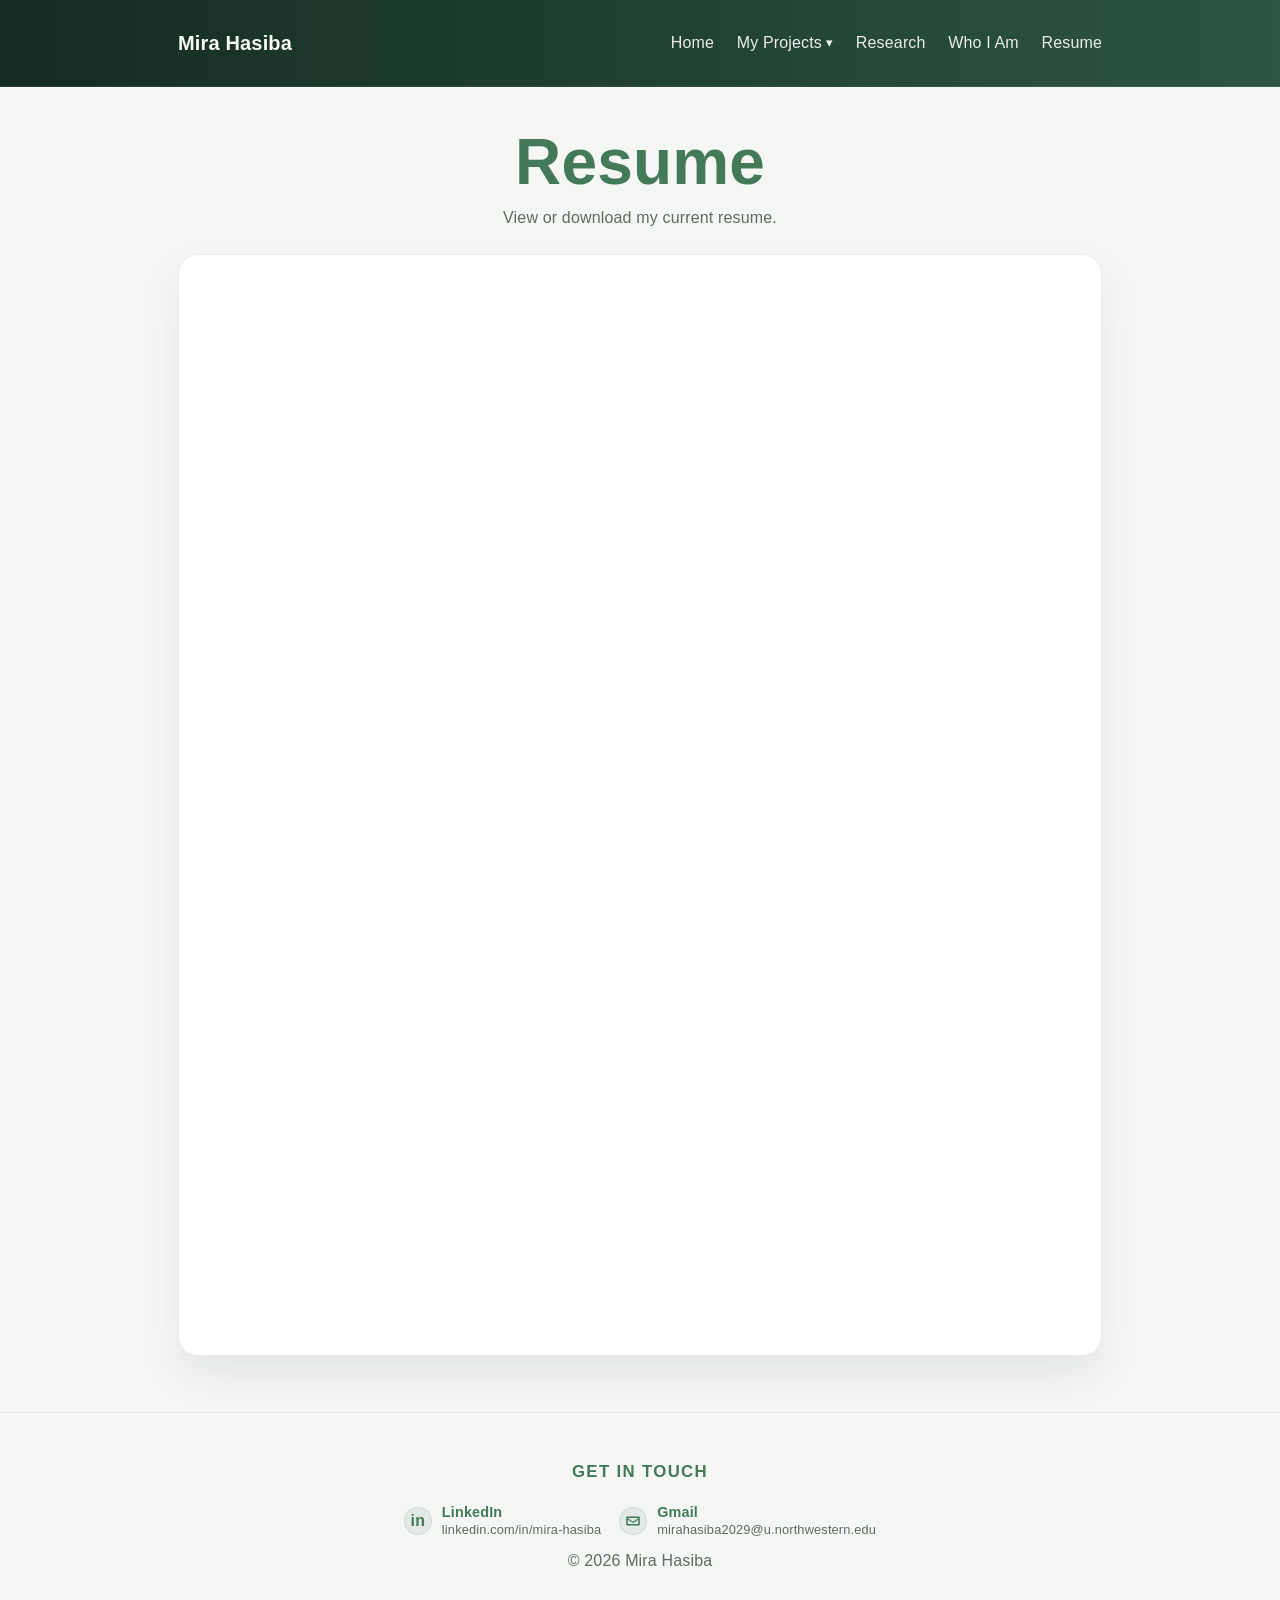
<file: resume.html>
<!doctype html>
<html lang="en">
  <head>
    <meta charset="utf-8" />
    <meta name="viewport" content="width=device-width, initial-scale=1" />
    <title>Resume — Mira Hasiba</title>
    <link rel="stylesheet" href="assets/css/styles.css">
  </head>
  <body>
    <header class="site-header">
      <div class="container">
        <h1 class="logo">Mira Hasiba</h1>
        <nav class="nav">
          <a href="index.html">Home</a>
          <div class="nav-dropdown">
            <button type="button" class="dropdown-trigger" aria-haspopup="true" aria-expanded="false" aria-controls="project-menu">
              My Projects
              <span class="dropdown-icon">▾</span>
            </button>
            <div id="project-menu" class="dropdown-menu" role="menu" aria-label="Project selector">
              <a class="dropdown-item" href="engineering.html#project-1" role="menuitem">Baja SAE - DAQ</a>
              <a class="dropdown-item" href="engineering.html#project-2" role="menuitem">StepBuddy</a>
              <a class="dropdown-item" href="engineering.html#project-3" role="menuitem">PillPal</a>
            </div>
          </div>
          <a href="research.html">Research</a>
          <a href="about.html">Who I Am</a>
          <a href="resume.html" aria-current="page">Resume</a>
        </nav>
      </div>
    </header>

    <main>
      <section class="container resume-page">
        <h2 class="resume-heading">Resume</h2>
        <p class="resume-intro">View or download my current resume.</p>
        <div class="resume-viewer">
          <iframe src="assets/css/Mira%20Hasiba%20-%20Resume%20-%20ArchKey.pdf" title="Mira Hasiba resume">
            <p class="resume-fallback">Your browser cannot display PDFs here. <a href="assets/css/Mira%20Hasiba%20-%20Resume%20-%20ArchKey.pdf">Open the resume PDF</a>.</p>
          </iframe>
        </div>
      </section>
    </main>

    <footer class="site-footer">
      <div class="container">
        <h3 class="footer-heading">Get in touch</h3>
        <div class="footer-links" aria-label="Contact links">
          <div class="contact-item">
            <a href="https://www.linkedin.com/in/mira-hasiba" target="_blank" rel="noopener noreferrer" class="contact-link" aria-label="Visit Mira on LinkedIn">
              <span class="contact-icon" aria-hidden="true">in</span>
            </a>
            <a href="https://www.linkedin.com/in/mira-hasiba" target="_blank" rel="noopener noreferrer" class="contact-text-link" aria-label="Open Mira's LinkedIn profile">
              <span class="contact-title">LinkedIn</span>
              <span class="contact-detail">linkedin.com/in/mira-hasiba</span>
            </a>
          </div>
          <div class="contact-item">
            <a href="mailto:mirahasiba2029@u.northwestern.edu" class="contact-link" aria-label="Email Mira">
              <svg viewBox="0 0 24 24" aria-hidden="true" class="contact-icon email-icon">
                <path d="M4 6h16a1 1 0 0 1 1 1v10a1 1 0 0 1-1 1H4a1 1 0 0 1-1-1V7a1 1 0 0 1 1-1Zm1 2v.2l7 4.7 7-4.7V8H5Zm14 8V10.3l-6.2 4.1a1 1 0 0 1-1.1 0L5 10.3V16h14Z"/>
              </svg>
            </a>
            <a href="mailto:mirahasiba2029@u.northwestern.edu" class="contact-text-link" aria-label="Send Mira an email">
              <span class="contact-title">Gmail</span>
              <span class="contact-detail">mirahasiba2029@u.northwestern.edu</span>
            </a>
          </div>
        </div>
        <div>© <span id="year"></span> Mira Hasiba</div>
      </div>
    </footer>

    <script>
      const dropdownTrigger = document.querySelector('.dropdown-trigger');
      const dropdownMenu = document.getElementById('project-menu');

      dropdownTrigger.addEventListener('click', () => {
        const isOpen = dropdownMenu.style.display === 'block';
        dropdownMenu.style.display = isOpen ? 'none' : 'block';
        dropdownTrigger.setAttribute('aria-expanded', String(!isOpen));
      });

      document.addEventListener('click', event => {
        if (!event.target.closest('.nav-dropdown')) {
          dropdownMenu.style.display = 'none';
          dropdownTrigger.setAttribute('aria-expanded', 'false');
        }
      });

      document.getElementById('year').textContent = new Date().getFullYear();
    </script>
  </body>
</html>
</file>
<file: assets/css/styles.css>
:root{
  --bg:#142c22;
  --hero:#2d5542;
  --hero-2:#416d56;
  --surface:#f5f7f4;
  --card:#ffffff;
  --muted:#5f6b63;
  --accent:#9dc2a8;
  --accent-strong:#44795a;
  --text:#f7fbf4;
  --text-dark:#21362b;
  --border:rgba(15,33,24,0.08);
}
*{box-sizing:border-box}
body{margin:0;font-family:"Inter", "Segoe UI", Roboto, Arial, sans-serif;background:var(--surface);color:var(--text-dark);line-height:1.5;letter-spacing:0.01em}
a{color:inherit}
.container{max-width:980px;margin:0 auto;padding:28px}
.site-header{background:linear-gradient(90deg, var(--bg) 0%, var(--hero) 100%);border-bottom:1px solid rgba(255,255,255,0.08);backdrop-filter:blur(6px)}

h1,h2,h3,h4{color:var(--accent-strong)}
.hero-text h2{color:var(--text)}
.site-header .container{display:flex;align-items:center;justify-content:space-between}
.logo{margin:0;font-size:1.25rem;color:var(--text);font-weight:700}
.nav > a{color:rgba(255,255,255,0.9);text-decoration:none;margin-left:18px}
.nav > a:hover{color:var(--text)}
.hero-band{background:linear-gradient(135deg, var(--hero) 0%, var(--hero-2) 55%, #233d2e 100%);color:var(--text)}
.hero{padding:84px 0 92px}
.hero-text{text-align:center;max-width:760px;margin:0 auto}
.hero-text h2{margin:0 0 10px;font-size:clamp(2.3rem, 4vw, 3.6rem);font-weight:700;letter-spacing:-0.04em;line-height:1.05;text-transform:none}
.hero-text .lead{color:rgba(255,255,255,0.9);margin-top:6px;font-size:1.02rem;max-width:680px;margin-left:auto;margin-right:auto;font-weight:500;letter-spacing:0.02em}
.content-band{background:var(--surface)}
.contact{padding-top:36px;padding-bottom:36px}
.contact h2{margin-top:0;color:var(--accent-strong);font-size:1.6rem}
.contact p{color:var(--muted)}
.resume-page{padding-top:42px;padding-bottom:56px}
.resume-heading{text-align:center;margin:0 0 10px;font-size:clamp(2.4rem,5vw,4rem);line-height:1.05}
.resume-intro{text-align:center;color:var(--muted);margin:0 auto 24px;max-width:600px}
.resume-viewer{background:#fff;border:1px solid rgba(15,33,24,0.08);border-radius:20px;box-shadow:0 20px 40px rgba(15,33,24,0.08);overflow:hidden}
.resume-viewer iframe{display:block;width:100%;height:min(1100px,125vw);min-height:640px;border:0}
.resume-fallback{padding:32px;text-align:center;color:var(--muted)}
.resume-fallback a{color:var(--accent-strong);font-weight:700}
.about-grid{display:grid;grid-template-columns:minmax(0,1fr) minmax(0,1.35fr);gap:28px;align-items:center}
.contact a{color:var(--accent-strong)}
.nav-dropdown{position:relative;display:inline-flex;align-items:center}
.dropdown-trigger{background:none;border:none;color:rgba(255,255,255,0.9);padding:0;margin-left:18px;cursor:pointer;font:inherit;font-size:1rem;line-height:1.3;font-weight:500;letter-spacing:0.01em;display:inline-flex;align-items:center;gap:4px;text-decoration:none}
.dropdown-trigger:hover{color:var(--text)}
.dropdown-icon{font-size:0.8rem;line-height:1}
.dropdown-menu{position:absolute;top:calc(100% + 8px);right:0;min-width:220px;background:#fff;border:1px solid rgba(15,33,24,0.08);border-radius:18px;box-shadow:0 20px 40px rgba(15,33,24,0.12);padding:8px 0;display:none;z-index:20}
.dropdown-item{display:block;width:100%;margin:0;text-align:left;background:none;border:none;padding:12px 16px;color:var(--text-dark);font:inherit;cursor:pointer;text-decoration:none}
.dropdown-item:hover,.dropdown-item.active{background:rgba(157,194,168,0.14);color:var(--accent-strong)}
.project-grid{display:grid;gap:28px;margin-top:28px}
.project-card{display:none;background:#fff;border:1px solid rgba(15,33,24,0.08);border-radius:24px;box-shadow:0 20px 40px rgba(15,33,24,0.08);overflow:hidden}
.project-card.active{display:block}
.project-gallery{display:grid;grid-template-columns:repeat(3,minmax(0,1fr));gap:8px;max-width:820px;margin:28px auto 0;background:var(--border);padding:12px}
.project-gallery img{width:100%;height:auto;display:block;object-fit:contain;border-radius:16px}
.stepbuddy-hero{padding:32px 32px 0;background:linear-gradient(180deg, rgba(157,194,168,0.12), rgba(157,194,168,0));}
.eyebrow{margin:0 0 10px;color:var(--accent-strong);font-size:0.8rem;font-weight:700;letter-spacing:0.12em;text-transform:uppercase}
.stepbuddy-title{margin:0;font-size:clamp(2.4rem, 5vw, 4rem);line-height:1.05;letter-spacing:-0.05em;color:var(--accent-strong)}
.stepbuddy-image-wrap{max-width:820px;margin:22px auto 0;border:1px solid rgba(15,33,24,0.08);border-radius:22px;overflow:hidden;background:var(--border);box-shadow:0 18px 32px rgba(15,33,24,0.08)}
.stepbuddy-image-wrap img{display:block;width:100%;height:auto;object-fit:contain}
.pillpal-cover-image{width:auto !important;max-width:100%;height:auto !important;max-height:600px;object-fit:contain !important;margin:0 auto}
.pillpal-image-wrap{background:transparent;border:0;box-shadow:none}
.pillpal-image-wrap .pillpal-cover-image{width:100% !important;max-width:none;max-height:none}
.stepbuddy-caption{margin:16px 0 0;color:var(--muted);font-size:1rem;line-height:1.7}
.project-content{padding:28px}
.project-content h3{margin:0 0 14px;font-size:1.5rem;color:var(--accent-strong)}
.project-content p{margin:0 0 18px;color:var(--muted);line-height:1.75}
.project-details{margin:0 0 20px;padding:0;list-style:none;display:grid;gap:10px}
.project-details li{position:relative;padding-left:24px;color:var(--text-dark)}
.project-details li::before{content:"";position:absolute;left:0;top:8px;width:10px;height:10px;border-radius:50%;background:var(--accent)}
.project-section{margin-top:72px;padding-top:26px;border-top:1px solid rgba(15,33,24,0.08)}
.project-section:first-child{margin-top:0;padding-top:0;border-top:none}
.project-section h4{margin:0 0 12px;color:var(--accent-strong);font-size:1.8rem;letter-spacing:0.02em;text-transform:none}
.project-subsection{margin-top:18px}
.project-subsection h5{margin:0 0 8px;color:var(--accent-strong);font-size:1rem;line-height:1.3}
.project-subsection p{margin:0;color:var(--muted)}
.project-section ul{margin:0 0 18px;padding-left:18px;display:grid;gap:8px;color:var(--text-dark)}
.project-section li{color:var(--text-dark)}
#project-1 .project-section ul,#project-1 .project-section li{color:var(--muted)}
#project-1 .project-section li strong{color:var(--text-dark)}
#project-1 .project-subsection p{margin:0 0 18px}
#project-1 .project-subsection p:last-child{margin-bottom:0}
.project-inline-image{max-width:820px;margin:18px auto 0;border:1px solid rgba(15,33,24,0.08);border-radius:18px;overflow:hidden;background:var(--border);box-shadow:0 14px 28px rgba(15,33,24,0.05)}
.project-inline-image img{display:block;width:100%;height:auto;object-fit:contain}
.sketch-image-wrap{background:transparent;border:0;box-shadow:none}
.sketch-image-wrap img{height:auto;object-fit:contain}
.cad-image-wrap{background:transparent;border:0;box-shadow:none}
.cad-image-wrap img{height:auto !important;object-fit:contain}
.project-inline-image--split{display:grid;grid-template-columns:repeat(2,minmax(0,1fr));gap:10px;padding:10px;background:var(--surface);border-radius:18px}
.project-inline-image--split img{height:auto;border-radius:12px}
.pillpal-components-gallery{display:grid;grid-template-columns:repeat(2,minmax(0,1fr));gap:16px;padding:16px;background:transparent;border:0;box-shadow:none;overflow:visible}
.pillpal-components-gallery figure{margin:0;min-width:0;border:1px solid rgba(15,33,24,0.08);border-radius:14px;overflow:hidden;background:var(--surface);box-shadow:0 10px 20px rgba(15,33,24,0.05)}
.pillpal-components-gallery img{width:100%;height:auto;aspect-ratio:auto;object-fit:contain;background:var(--surface)}
.electronics-schematics-heading{margin:18px 0 0;color:var(--accent-strong);font-size:1.2rem;text-align:center}
.links{margin:18px 0 0;font-size:0.95rem}
.links a{color:var(--accent-strong);text-decoration:none;font-weight:600}
.links a:hover{text-decoration:underline}

@media (max-width:900px){
  .project-inline-image--split{grid-template-columns:1fr;}
}

@media (max-width:640px){
  .stepbuddy-hero{padding:24px 24px 0}
  .stepbuddy-image-wrap img{height:auto}
  .project-inline-image img{height:auto}
  .project-inline-image--split img{height:auto}
}
.about-title{text-align:center;font-size:clamp(2.6rem,6vw,4.8rem);margin:18px 0 12px;line-height:1.05}
.about-intro{text-align:center;color:var(--accent-strong);font-size:clamp(1.3rem,3vw,2rem);font-weight:700;margin:0 auto 64px}
.research-title{text-align:center;font-size:clamp(2rem,5vw,3.8rem);margin:18px 0 10px;line-height:1.1}
.research-subtitle{text-align:center;color:var(--accent-strong);font-size:1.1rem;font-weight:700;letter-spacing:0.12em;margin:0 auto 64px}
.research-overview{max-width:760px;margin:0 auto 64px;color:var(--muted);line-height:1.75}
.research-image-slots{display:grid;grid-template-columns:repeat(2,minmax(0,1fr));gap:16px;margin:18px 0}
.research-image-slots--pair{display:flex;align-items:stretch}
.research-image-slots--pair .research-image-slot{flex:1 1 0;min-width:0}
.research-image-slots--pair .research-image-slot{border:0;border-radius:0;background:transparent;min-height:0;flex-direction:column;gap:10px}
.research-image-slot{display:flex;align-items:center;justify-content:center;min-height:180px;border:2px dashed rgba(31,93,69,0.3);border-radius:14px;background:rgba(157,194,168,0.08);color:var(--muted);font-size:0.9rem}
.research-image-figure .research-image-slot{width:100%;min-width:0;border:0;border-radius:0;background:transparent;min-height:0;flex-direction:column;gap:10px}
.research-image-slot img{display:block;width:100%;height:auto;max-height:320px;object-fit:contain;border-radius:10px}
.research-image-figure .research-image-slot img,.research-image-slots--pair .research-image-slot img{width:auto;max-width:100%;height:auto;max-height:400px;margin:0 auto;object-fit:contain}
.research-image-label{color:var(--muted);font-size:0.9rem;text-align:center}
.research-image-figure{display:block;margin:18px auto;max-width:820px;text-align:center}
.baja-pcb-figure{max-width:380px}
.research-image-figure img{display:block;width:100%;height:auto;border-radius:14px}
.research-image-figure figcaption{margin-top:10px;color:var(--muted);font-size:0.9rem}
.research-image-figure figcaption a{color:var(--accent-strong);font-weight:700}
.research-image-slots:has(:only-child) .research-image-slot{grid-column:1 / -1}
.hobby-row{display:flex;flex-direction:column;gap:24px;margin:0 0 96px}
.hobby-row:last-child{margin-bottom:18px}
.hobby-gallery{display:grid;gap:14px}
.hobby-gallery--three,.hobby-gallery--four,.hobby-gallery--five{grid-template-columns:1fr}
.hobby-gallery{width:100%}
.hobby-row--cross-stitching .hobby-gallery--three{grid-template-columns:1.5fr 1fr 1fr;align-items:center}
.hobby-row--reading .hobby-gallery--three{grid-template-columns:repeat(3,minmax(0,1fr));align-items:center}
.hobby-copy h3{margin:0 0 12px;color:var(--accent-strong);font-size:1.7rem}
.hobby-copy p{margin:0;color:var(--muted);line-height:1.75}
.about-photo{max-width:520px;margin:0 auto;background:#fff;border:1px solid rgba(15,33,24,0.08);border-radius:24px;overflow:hidden;box-shadow:0 20px 40px rgba(15,33,24,0.06)}
.about-photo img{width:100%;display:block;height:auto;object-fit:cover}
.about-text p{color:var(--muted);margin-top:0}
.about-text h3{margin-top:0;color:var(--accent-strong);font-size:1.3rem}
.about-image-card{width:min(100%,660px);margin:0 auto;background:#fff;border:1px solid rgba(15,33,24,0.08);border-radius:20px;overflow:hidden;box-shadow:0 20px 40px rgba(15,33,24,0.06)}
.about-image-card img{width:100%;height:auto;display:block;object-fit:contain;background:var(--surface)}
.hobby-row--reading .about-image-card{width:min(100%,540px)}
.site-footer{background:var(--surface);border-top:1px solid rgba(15,33,24,0.08);padding:18px 0;color:var(--muted);text-align:center}
.site-footer .container{display:flex;flex-direction:column;align-items:center;gap:12px}
.footer-heading{margin:0 0 8px;font-size:1.05rem;font-weight:700;letter-spacing:0.08em;text-transform:uppercase;color:var(--accent-strong)}

@media (max-width:900px){
  .project-gallery{grid-template-columns:repeat(2,minmax(0,1fr));}
}

@media (max-width:640px){
  .research-image-slots{grid-template-columns:1fr}
  .research-image-slots--pair{display:flex}
  .site-header .container{padding:8px 16px}
  .logo{font-size:1rem}
  .container{padding:16px}
  .hero{padding:60px 0 68px}
  .nav a{margin-left:10px;font-size:0.95rem}
  .project-gallery{grid-template-columns:1fr;}
  .project-gallery img{height:auto}
  .project-content{padding:20px}
  .about-grid{grid-template-columns:1fr}
  .about-image-card,.hobby-row--reading .about-image-card{width:100%}
  .hobby-row--cross-stitching .hobby-gallery--three{grid-template-columns:1fr}
  .hobby-row--reading .hobby-gallery--three{grid-template-columns:1fr}
  .about-title{margin:12px 0 10px}
  .about-intro{margin-bottom:42px}
  .hobby-row{gap:22px;margin-bottom:48px}
  .resume-page{padding-top:28px;padding-bottom:40px}
  .resume-viewer iframe{height:125vw;min-height:520px}
}

.footer-links{display:flex;gap:18px;justify-content:center;align-items:center;flex-wrap:wrap}
.contact-item{display:inline-flex;align-items:center;gap:10px;color:var(--accent-strong)}
.contact-link,.contact-text-link{text-decoration:none;color:inherit}
.contact-link{display:inline-flex;align-items:center;justify-content:center;width:28px;height:28px;border-radius:50%;background:rgba(31,93,69,0.08);border:1px solid rgba(31,93,69,0.10)}
.contact-icon{display:inline-flex;align-items:center;justify-content:center;width:28px;height:28px;border-radius:50%;font-size:1rem;font-weight:700;line-height:1;font-family:"Segoe UI", Arial, sans-serif}
.contact-text-link{display:flex;flex-direction:column;align-items:flex-start;line-height:1.2}
.contact-title{font-size:0.9rem;font-weight:700}
.contact-detail{font-size:0.8rem;color:var(--muted)}
.email-icon{width:18px;height:18px;display:block;fill:var(--accent-strong)}

@media (max-width:600px){.site-header .container{padding:8px 16px}.logo{font-size:1rem}.container{padding:16px}.hero{padding:60px 0 68px}.nav a{margin-left:10px;font-size:0.95rem}}
</file>
